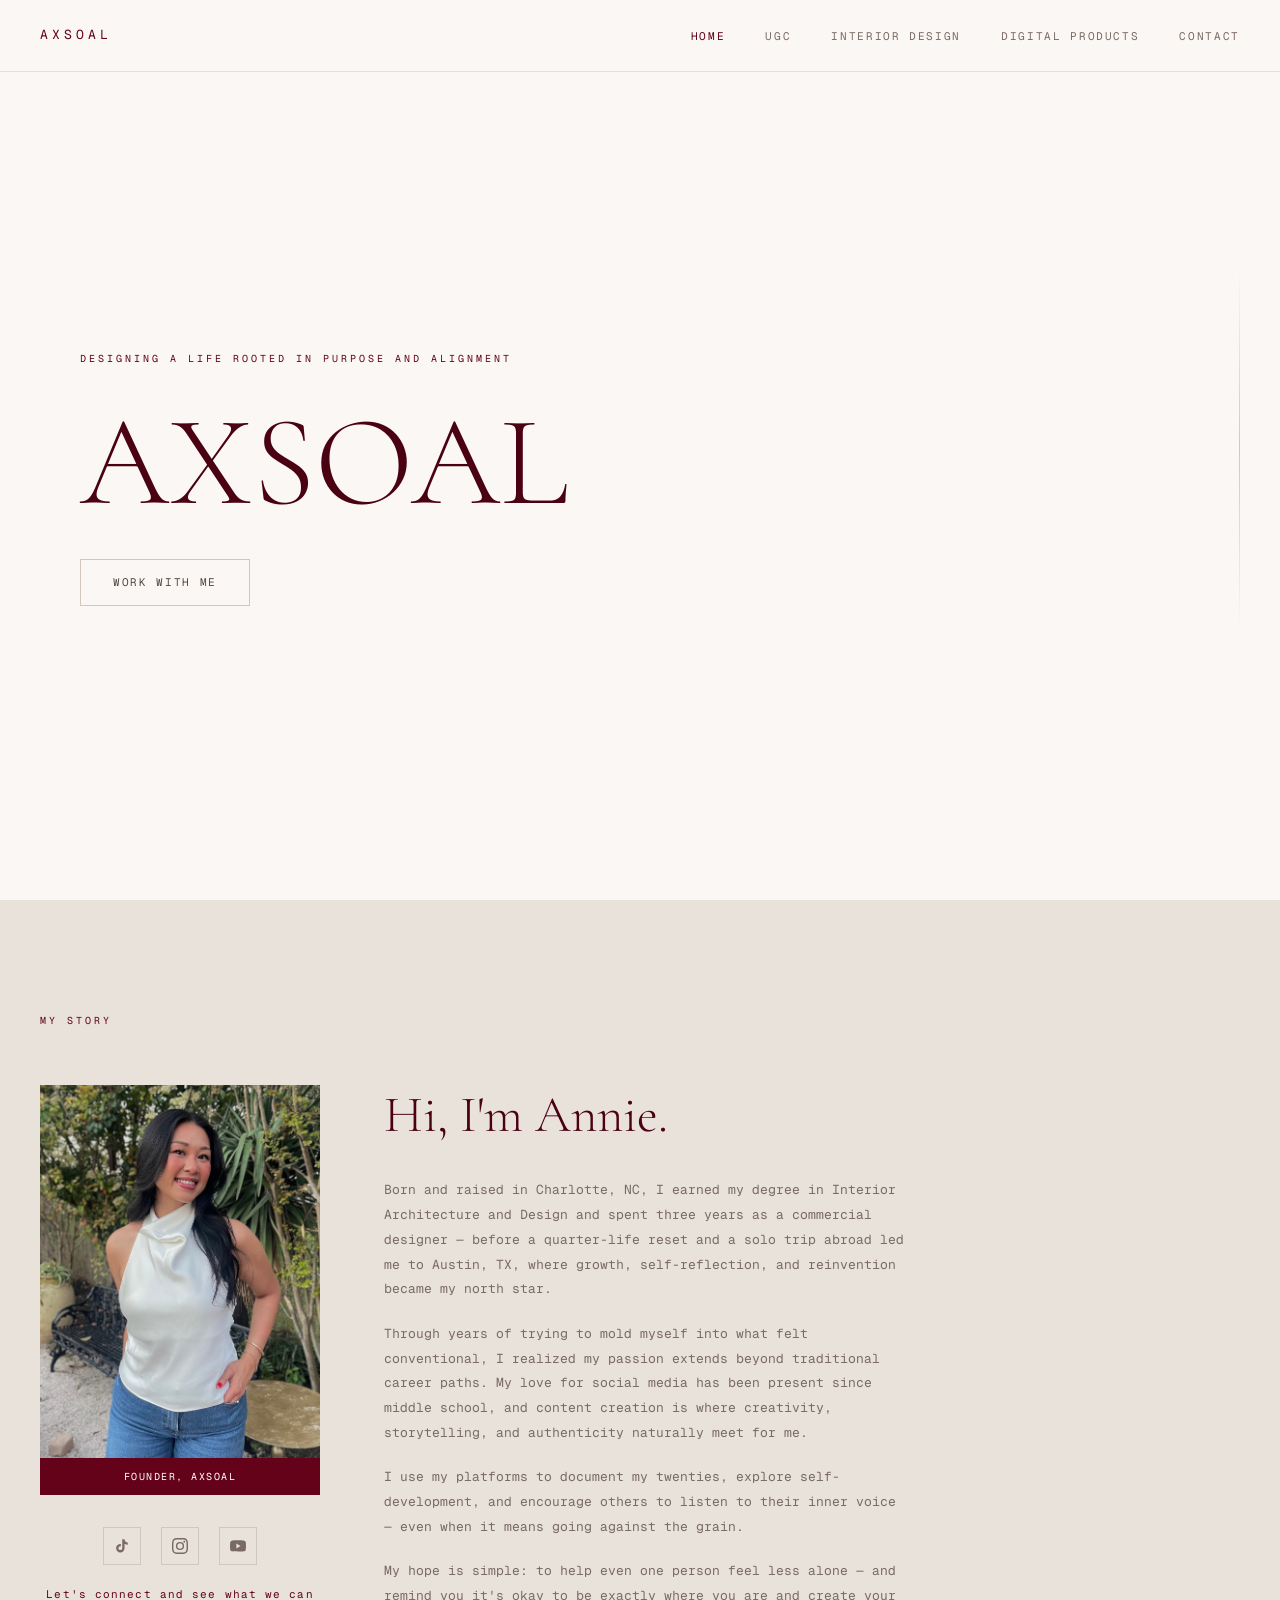
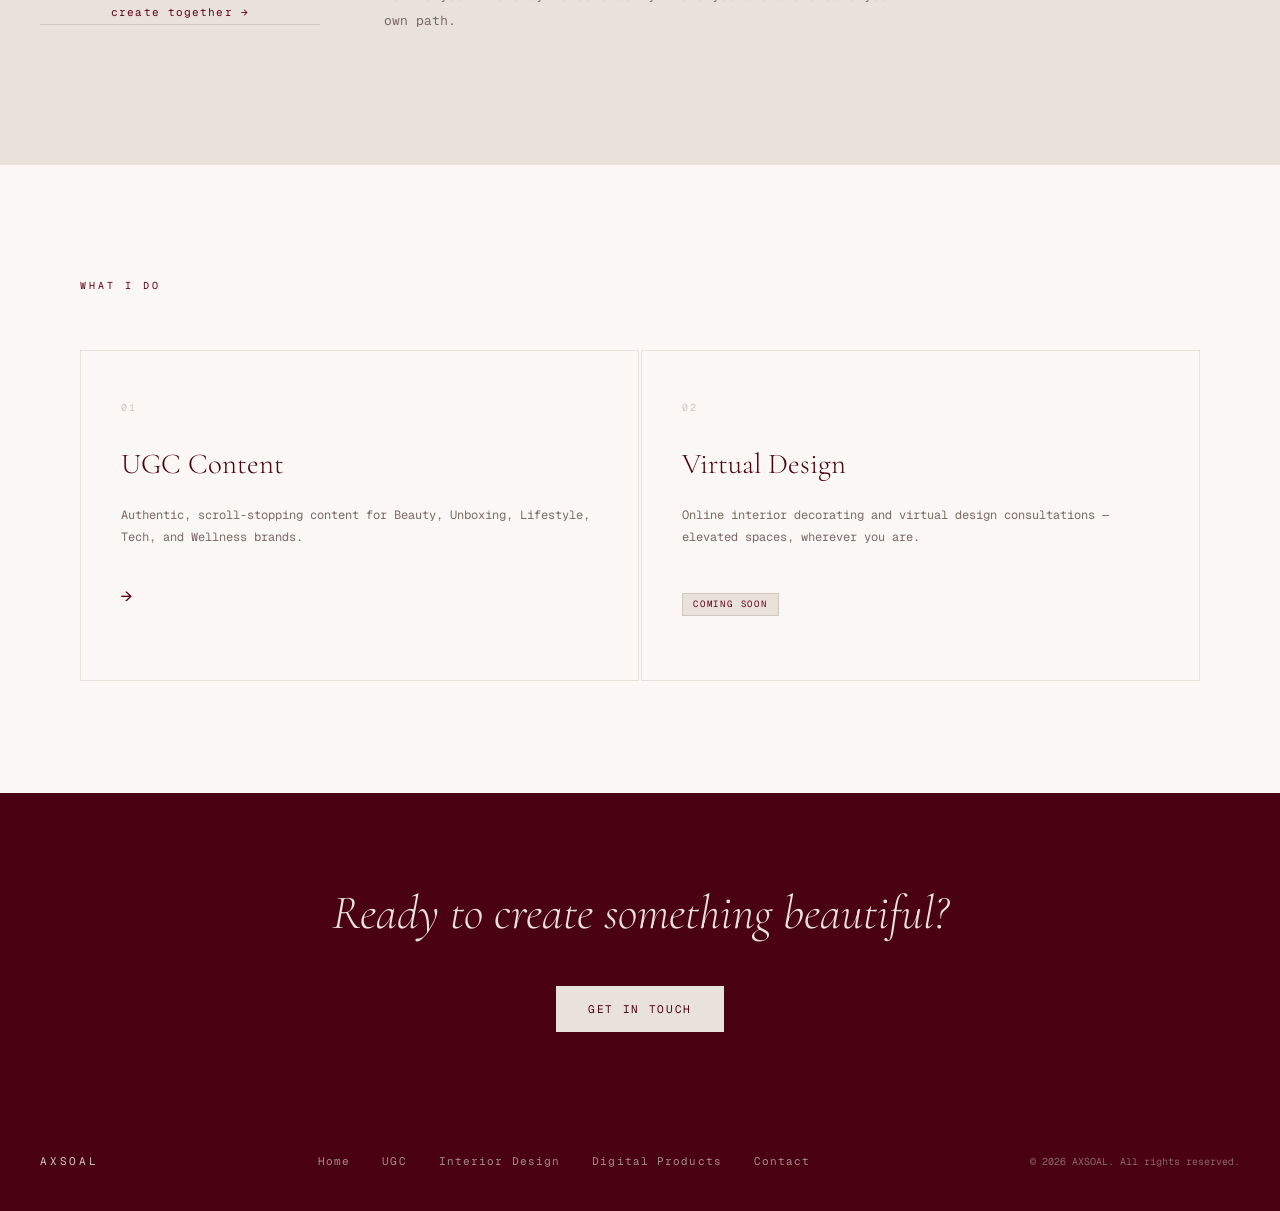
<file: index.html>
<!DOCTYPE html>
<html lang="en">
<head>
  <meta charset="UTF-8" />
  <meta name="viewport" content="width=device-width, initial-scale=1.0" />
  <title>AXSOAL</title>
  <link rel="preconnect" href="https://fonts.googleapis.com" />
  <link rel="preconnect" href="https://fonts.gstatic.com" crossorigin />
  <link href="https://fonts.googleapis.com/css2?family=Cormorant+Garamond:ital,wght@0,300;0,400;1,300;1,400&family=Geist+Mono:wght@300;400&display=swap" rel="stylesheet" />
  <link rel="stylesheet" href="style.css" />
</head>
<body>
  <nav class="nav">
    <a href="index.html" class="nav-logo">AXSOAL</a>
    <ul class="nav-links">
      <li><a href="index.html" class="active">Home</a></li>
      <li><a href="ugc.html">UGC</a></li>
      <li><a href="interior.html">Interior Design</a></li>
      <li><a href="digital-products.html">Digital Products</a></li>
      <li><a href="contact.html">Contact</a></li>
    </ul>
    <button class="nav-toggle" aria-label="menu">☰</button>
  </nav>

  <main>
    <section class="hero">
      <div class="hero-eyebrow">Designing a life rooted in purpose and alignment</div>
      <h1 class="hero-title">AXSOAL</h1>
      <div class="hero-cta">
        <a href="contact.html" class="btn-ghost">Work With Me</a>
      </div>
      <div class="hero-line"></div>
    </section>

    <section class="story">
      <div class="story-label">My Story</div>
      <div class="story-grid">
        <div class="story-image-block">
          <div class="story-img-placeholder">
            <img src="images/annie-profile.jpg" alt="Annie — Founder, AXSOAL">
          </div>
          <div class="story-img-tag">Founder, AXSOAL</div>
          <div class="story-socials">
            <a href="https://www.tiktok.com/@axsoal" target="_blank" aria-label="TikTok" class="story-social-link">
              <svg viewBox="0 0 24 24" fill="currentColor"><path d="M19.59 6.69a4.83 4.83 0 0 1-3.77-4.25V2h-3.45v13.67a2.89 2.89 0 0 1-2.88 2.5 2.89 2.89 0 0 1-2.89-2.89 2.89 2.89 0 0 1 2.89-2.89c.28 0 .54.04.79.1V9.01a6.33 6.33 0 0 0-.79-.05 6.34 6.34 0 0 0-6.34 6.34 6.34 6.34 0 0 0 6.34 6.34 6.34 6.34 0 0 0 6.33-6.34V8.69a8.18 8.18 0 0 0 4.78 1.52V6.76a4.85 4.85 0 0 1-1.01-.07z"/></svg>
            </a>
            <a href="https://www.instagram.com/axsoal" target="_blank" aria-label="Instagram" class="story-social-link">
              <svg viewBox="0 0 24 24" fill="currentColor"><path d="M12 2.163c3.204 0 3.584.012 4.85.07 3.252.148 4.771 1.691 4.919 4.919.058 1.265.069 1.645.069 4.849 0 3.205-.012 3.584-.069 4.849-.149 3.225-1.664 4.771-4.919 4.919-1.266.058-1.644.07-4.85.07-3.204 0-3.584-.012-4.849-.07-3.26-.149-4.771-1.699-4.919-4.92-.058-1.265-.07-1.644-.07-4.849 0-3.204.013-3.583.07-4.849.149-3.227 1.664-4.771 4.919-4.919 1.266-.057 1.645-.069 4.849-.069zM12 0C8.741 0 8.333.014 7.053.072 2.695.272.273 2.69.073 7.052.014 8.333 0 8.741 0 12c0 3.259.014 3.668.072 4.948.2 4.358 2.618 6.78 6.98 6.98C8.333 23.986 8.741 24 12 24c3.259 0 3.668-.014 4.948-.072 4.354-.2 6.782-2.618 6.979-6.98.059-1.28.073-1.689.073-4.948 0-3.259-.014-3.667-.072-4.947-.196-4.354-2.617-6.78-6.979-6.98C15.668.014 15.259 0 12 0zm0 5.838a6.162 6.162 0 1 0 0 12.324 6.162 6.162 0 0 0 0-12.324zM12 16a4 4 0 1 1 0-8 4 4 0 0 1 0 8zm6.406-11.845a1.44 1.44 0 1 0 0 2.881 1.44 1.44 0 0 0 0-2.881z"/></svg>
            </a>
            <a href="https://www.youtube.com/@anniexyaps" target="_blank" aria-label="YouTube" class="story-social-link">
              <svg viewBox="0 0 24 24" fill="currentColor"><path d="M23.498 6.186a3.016 3.016 0 0 0-2.122-2.136C19.505 3.545 12 3.545 12 3.545s-7.505 0-9.377.505A3.017 3.017 0 0 0 .502 6.186C0 8.07 0 12 0 12s0 3.93.502 5.814a3.016 3.016 0 0 0 2.122 2.136c1.871.505 9.376.505 9.376.505s7.505 0 9.377-.505a3.015 3.015 0 0 0 2.122-2.136C24 15.93 24 12 24 12s0-3.93-.502-5.814zM9.545 15.568V8.432L15.818 12l-6.273 3.568z"/></svg>
            </a>
          </div>
          <a href="contact.html" class="btn-text story-connect">Let's connect and see what we can create together →</a>
        </div>
        <div class="story-text">
          <h2>Hi, I'm Annie.</h2>
          <p>Born and raised in Charlotte, NC, I earned my degree in Interior Architecture and Design and spent three years as a commercial designer — before a quarter-life reset and a solo trip abroad led me to Austin, TX, where growth, self-reflection, and reinvention became my north star.</p>
          <p>Through years of trying to mold myself into what felt conventional, I realized my passion extends beyond traditional career paths. My love for social media has been present since middle school, and content creation is where creativity, storytelling, and authenticity naturally meet for me.</p>
          <p>I use my platforms to document my twenties, explore self-development, and encourage others to listen to their inner voice — even when it means going against the grain.</p>
          <p>My hope is simple: to help even one person feel less alone — and remind you it's okay to be exactly where you are and create your own path.</p>
        </div>
      </div>
    </section>

    <section class="services">
      <div class="services-label">What I Do</div>
      <div class="services-grid services-grid--two">

        <a href="ugc.html" class="service-card">
          <div class="service-number">01</div>
          <h3>UGC Content</h3>
          <p>Authentic, scroll-stopping content for Beauty, Unboxing, Lifestyle, Tech, and Wellness brands.</p>
          <div class="service-arrow">→</div>
        </a>


        <div class="service-card service-card--soon">
          <div class="service-number">02</div>
          <h3>Virtual Design</h3>
          <p>Online interior decorating and virtual design consultations — elevated spaces, wherever you are.</p>
          <div class="service-coming-tag" style="margin-top:0.75rem;">Coming Soon</div>
        </div>

      </div>
    </section>

    <section class="cta-band">
      <p class="cta-band-text">Ready to create something beautiful?</p>
      <a href="contact.html" class="btn-primary" style="background:var(--linen-light);color:var(--wine-dark);">Get in Touch</a>
    </section>
  </main>

  <footer class="footer">
    <div class="footer-inner">
      <span class="footer-logo">AXSOAL</span>
      <div class="footer-links">
        <a href="index.html">Home</a>
        <a href="ugc.html">UGC</a>
        <a href="interior.html">Interior Design</a>
        <a href="digital-products.html">Digital Products</a>
        <a href="contact.html">Contact</a>
      </div>
      <span class="footer-copy">© 2026 AXSOAL. All rights reserved.</span>
    </div>
  </footer>

  <script src="nav.js"></script>
</body>
</html>
</file>
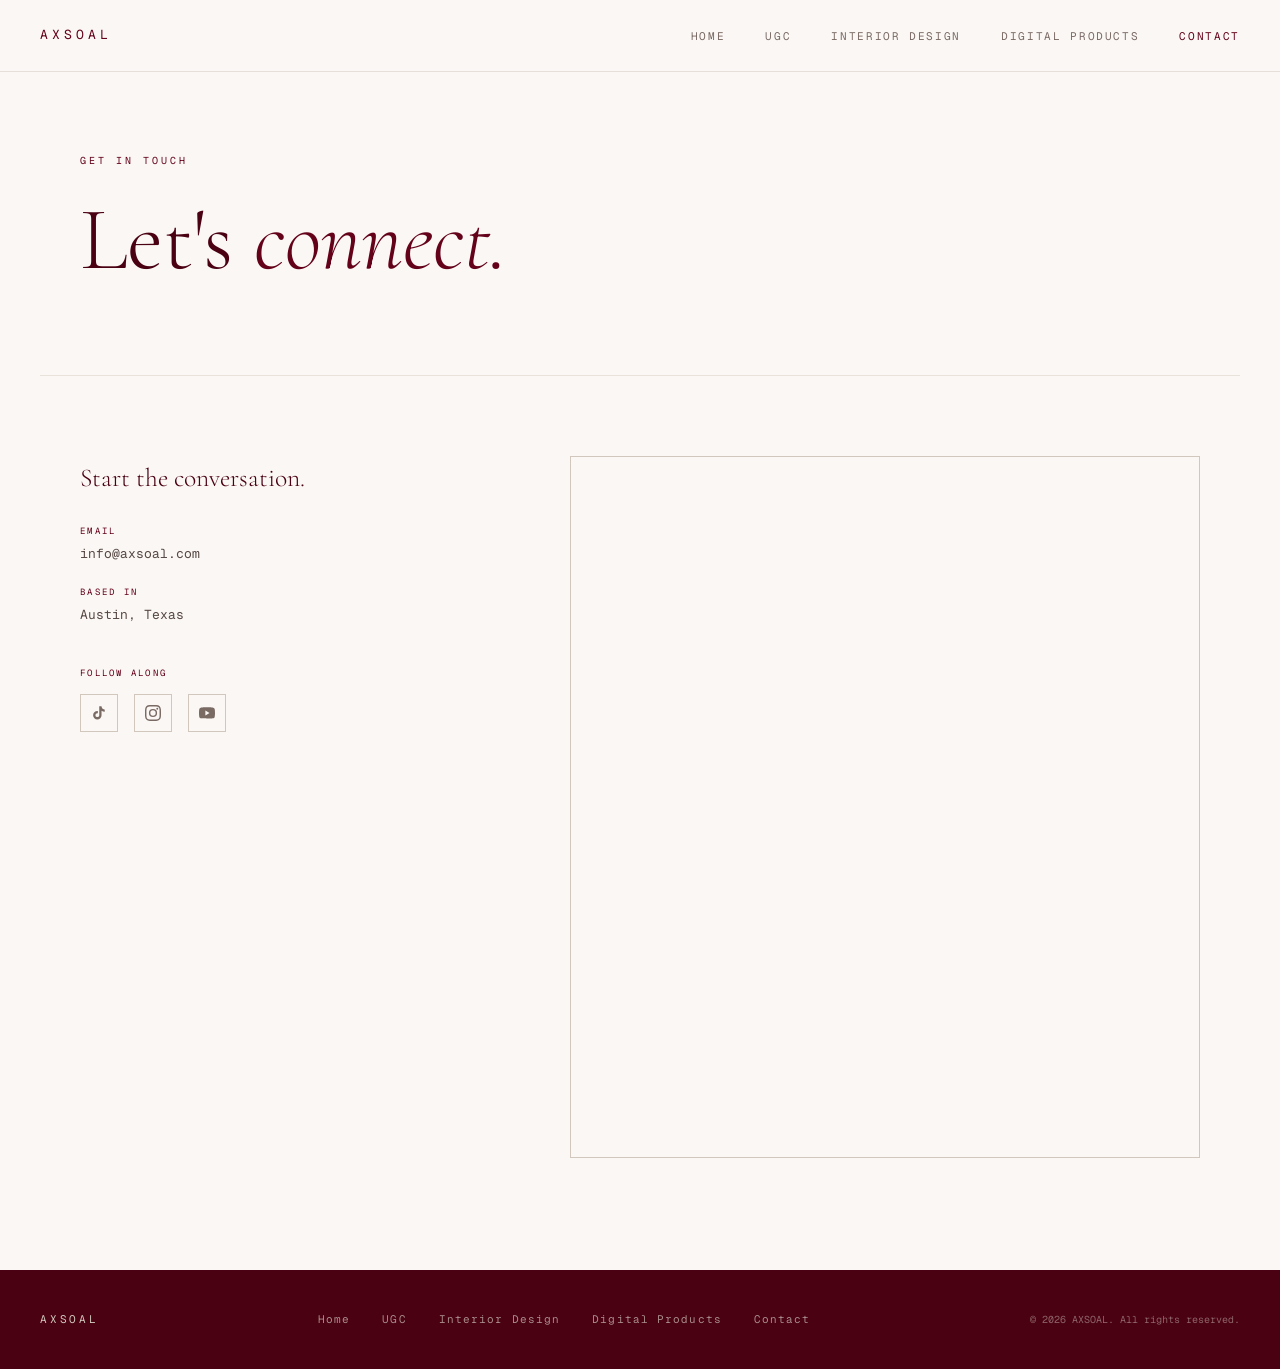
<file: contact.html>
<!DOCTYPE html>
<html lang="en">
<head>
  <meta charset="UTF-8" />
  <meta name="viewport" content="width=device-width, initial-scale=1.0" />
  <title>Contact — AXSOAL</title>
  <link rel="preconnect" href="https://fonts.googleapis.com" />
  <link rel="preconnect" href="https://fonts.gstatic.com" crossorigin />
  <link href="https://fonts.googleapis.com/css2?family=Cormorant+Garamond:ital,wght@0,300;0,400;1,300;1,400&family=Geist+Mono:wght@300;400&display=swap" rel="stylesheet" />
  <link rel="stylesheet" href="style.css" />
  <style>
    .google-form-wrapper {
      position: relative;
      width: 100%;
    }

    .google-form-wrapper iframe {
      width: 100%;
      min-height: 700px;
      border: none;
      display: block;
      background: transparent;
    }

    .form-container {
      background: var(--ivory);
      border: 1px solid var(--linen);
      overflow: hidden;
    }

    @media (max-width: 768px) {
      .google-form-wrapper iframe {
        min-height: 800px;
      }
    }
  </style>
</head>
<body>
  <nav class="nav">
    <a href="index.html" class="nav-logo">AXSOAL</a>
    <ul class="nav-links">
      <li><a href="index.html">Home</a></li>
      <li><a href="ugc.html">UGC</a></li>
      <li><a href="interior.html">Interior Design</a></li>
      <li><a href="digital-products.html">Digital Products</a></li>
      <li><a href="contact.html" class="active">Contact</a></li>
    </ul>
    <button class="nav-toggle" aria-label="menu">☰</button>
  </nav>

  <div class="page-header fade-up">
    <div class="page-eyebrow">Get in Touch</div>
    <h1 class="page-title">Let's <em>connect.</em></h1>
  </div>

  <section class="contact-section">
    <div class="contact-grid">

      <div class="contact-info">
        <h3>Start the conversation.</h3>

        <div class="contact-detail">
          <div class="contact-detail-label">Email</div>
          <div class="contact-detail-value">info@axsoal.com</div>
        </div>

        <div class="contact-detail">
          <div class="contact-detail-label">Based in</div>
          <div class="contact-detail-value">Austin, Texas</div>
        </div>

        <div class="contact-detail" style="margin-top:2.5rem;">
          <div class="contact-detail-label">Follow Along</div>
          <div class="contact-socials">
            <a href="https://www.tiktok.com/@axsoal" target="_blank" aria-label="TikTok" class="story-social-link">
              <svg viewBox="0 0 24 24" fill="currentColor"><path d="M19.59 6.69a4.83 4.83 0 0 1-3.77-4.25V2h-3.45v13.67a2.89 2.89 0 0 1-2.88 2.5 2.89 2.89 0 0 1-2.89-2.89 2.89 2.89 0 0 1 2.89-2.89c.28 0 .54.04.79.1V9.01a6.33 6.33 0 0 0-.79-.05 6.34 6.34 0 0 0-6.34 6.34 6.34 6.34 0 0 0 6.34 6.34 6.34 6.34 0 0 0 6.33-6.34V8.69a8.18 8.18 0 0 0 4.78 1.52V6.76a4.85 4.85 0 0 1-1.01-.07z"/></svg>
            </a>
            <a href="https://www.instagram.com/axsoal" target="_blank" aria-label="Instagram" class="story-social-link">
              <svg viewBox="0 0 24 24" fill="currentColor"><path d="M12 2.163c3.204 0 3.584.012 4.85.07 3.252.148 4.771 1.691 4.919 4.919.058 1.265.069 1.645.069 4.849 0 3.205-.012 3.584-.069 4.849-.149 3.225-1.664 4.771-4.919 4.919-1.266.058-1.644.07-4.85.07-3.204 0-3.584-.012-4.849-.07-3.26-.149-4.771-1.699-4.919-4.92-.058-1.265-.07-1.644-.07-4.849 0-3.204.013-3.583.07-4.849.149-3.227 1.664-4.771 4.919-4.919 1.266-.057 1.645-.069 4.849-.069zM12 0C8.741 0 8.333.014 7.053.072 2.695.272.273 2.69.073 7.052.014 8.333 0 8.741 0 12c0 3.259.014 3.668.072 4.948.2 4.358 2.618 6.78 6.98 6.98C8.333 23.986 8.741 24 12 24c3.259 0 3.668-.014 4.948-.072 4.354-.2 6.782-2.618 6.979-6.98.059-1.28.073-1.689.073-4.948 0-3.259-.014-3.667-.072-4.947-.196-4.354-2.617-6.78-6.979-6.98C15.668.014 15.259 0 12 0zm0 5.838a6.162 6.162 0 1 0 0 12.324 6.162 6.162 0 0 0 0-12.324zM12 16a4 4 0 1 1 0-8 4 4 0 0 1 0 8zm6.406-11.845a1.44 1.44 0 1 0 0 2.881 1.44 1.44 0 0 0 0-2.881z"/></svg>
            </a>
            <a href="https://www.youtube.com/@anniexyaps" target="_blank" aria-label="YouTube" class="story-social-link">
              <svg viewBox="0 0 24 24" fill="currentColor"><path d="M23.498 6.186a3.016 3.016 0 0 0-2.122-2.136C19.505 3.545 12 3.545 12 3.545s-7.505 0-9.377.505A3.017 3.017 0 0 0 .502 6.186C0 8.07 0 12 0 12s0 3.93.502 5.814a3.016 3.016 0 0 0 2.122 2.136c1.871.505 9.376.505 9.376.505s7.505 0 9.377-.505a3.015 3.015 0 0 0 2.122-2.136C24 15.93 24 12 24 12s0-3.93-.502-5.814zM9.545 15.568V8.432L15.818 12l-6.273 3.568z"/></svg>
            </a>
          </div>
        </div>
      </div>

      <!-- Embedded Google Form -->
      <div class="contact-form">
        <div class="form-container">
          <div class="google-form-wrapper">
            <iframe
              src="https://docs.google.com/forms/d/e/1FAIpQLSeTmGXw0i3nZTTAhWpJiGNon8F0qJc2KH5o2T0_D7cgBablpg/viewform?embedded=true"
              frameborder="0"
              marginheight="0"
              marginwidth="0"
              loading="lazy"
              title="Contact Form">
              Loading…
            </iframe>
          </div>
        </div>
      </div>

    </div>
  </section>

  <footer class="footer">
    <div class="footer-inner">
      <span class="footer-logo">AXSOAL</span>
      <div class="footer-links">
        <a href="index.html">Home</a>
        <a href="ugc.html">UGC</a>
        <a href="interior.html">Interior Design</a>
        <a href="digital-products.html">Digital Products</a>
        <a href="contact.html">Contact</a>
      </div>
      <span class="footer-copy">© 2026 AXSOAL. All rights reserved.</span>
    </div>
  </footer>

  <script src="nav.js"></script>
</body>
</html>
</file>
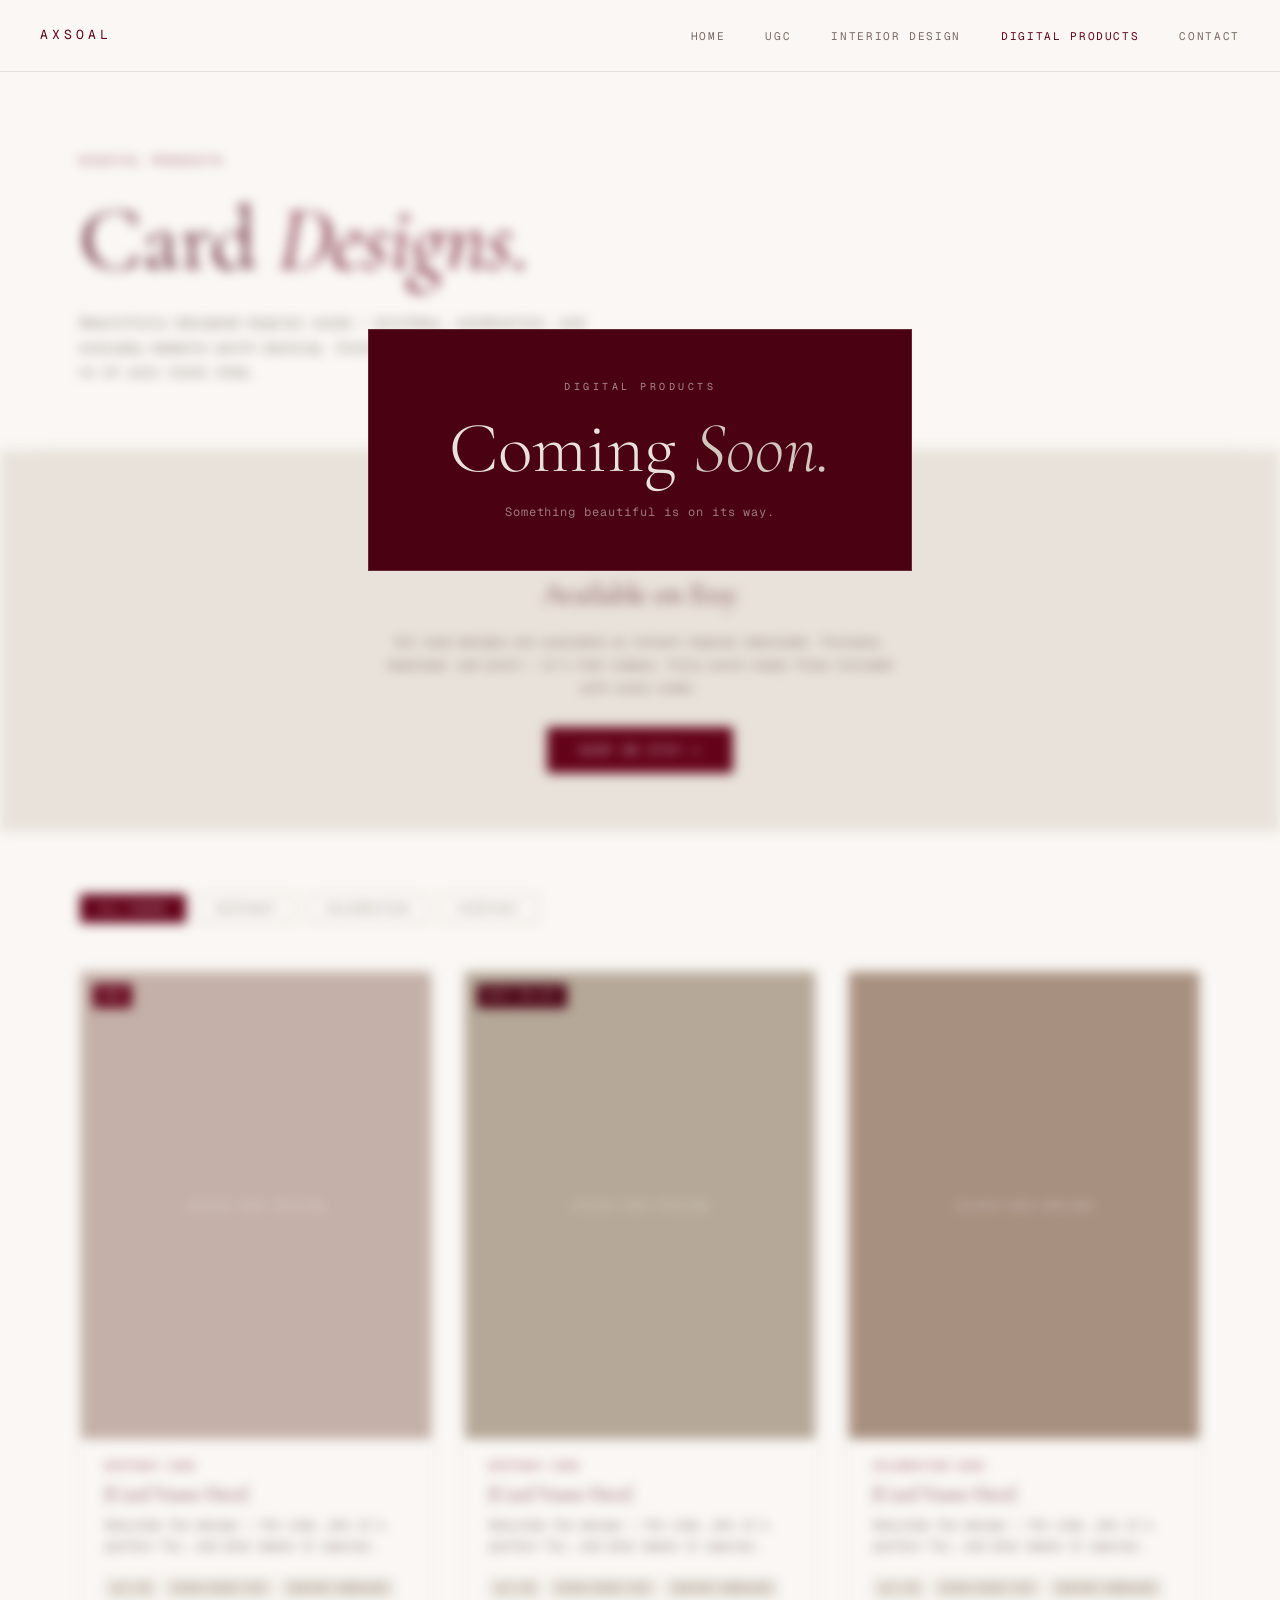
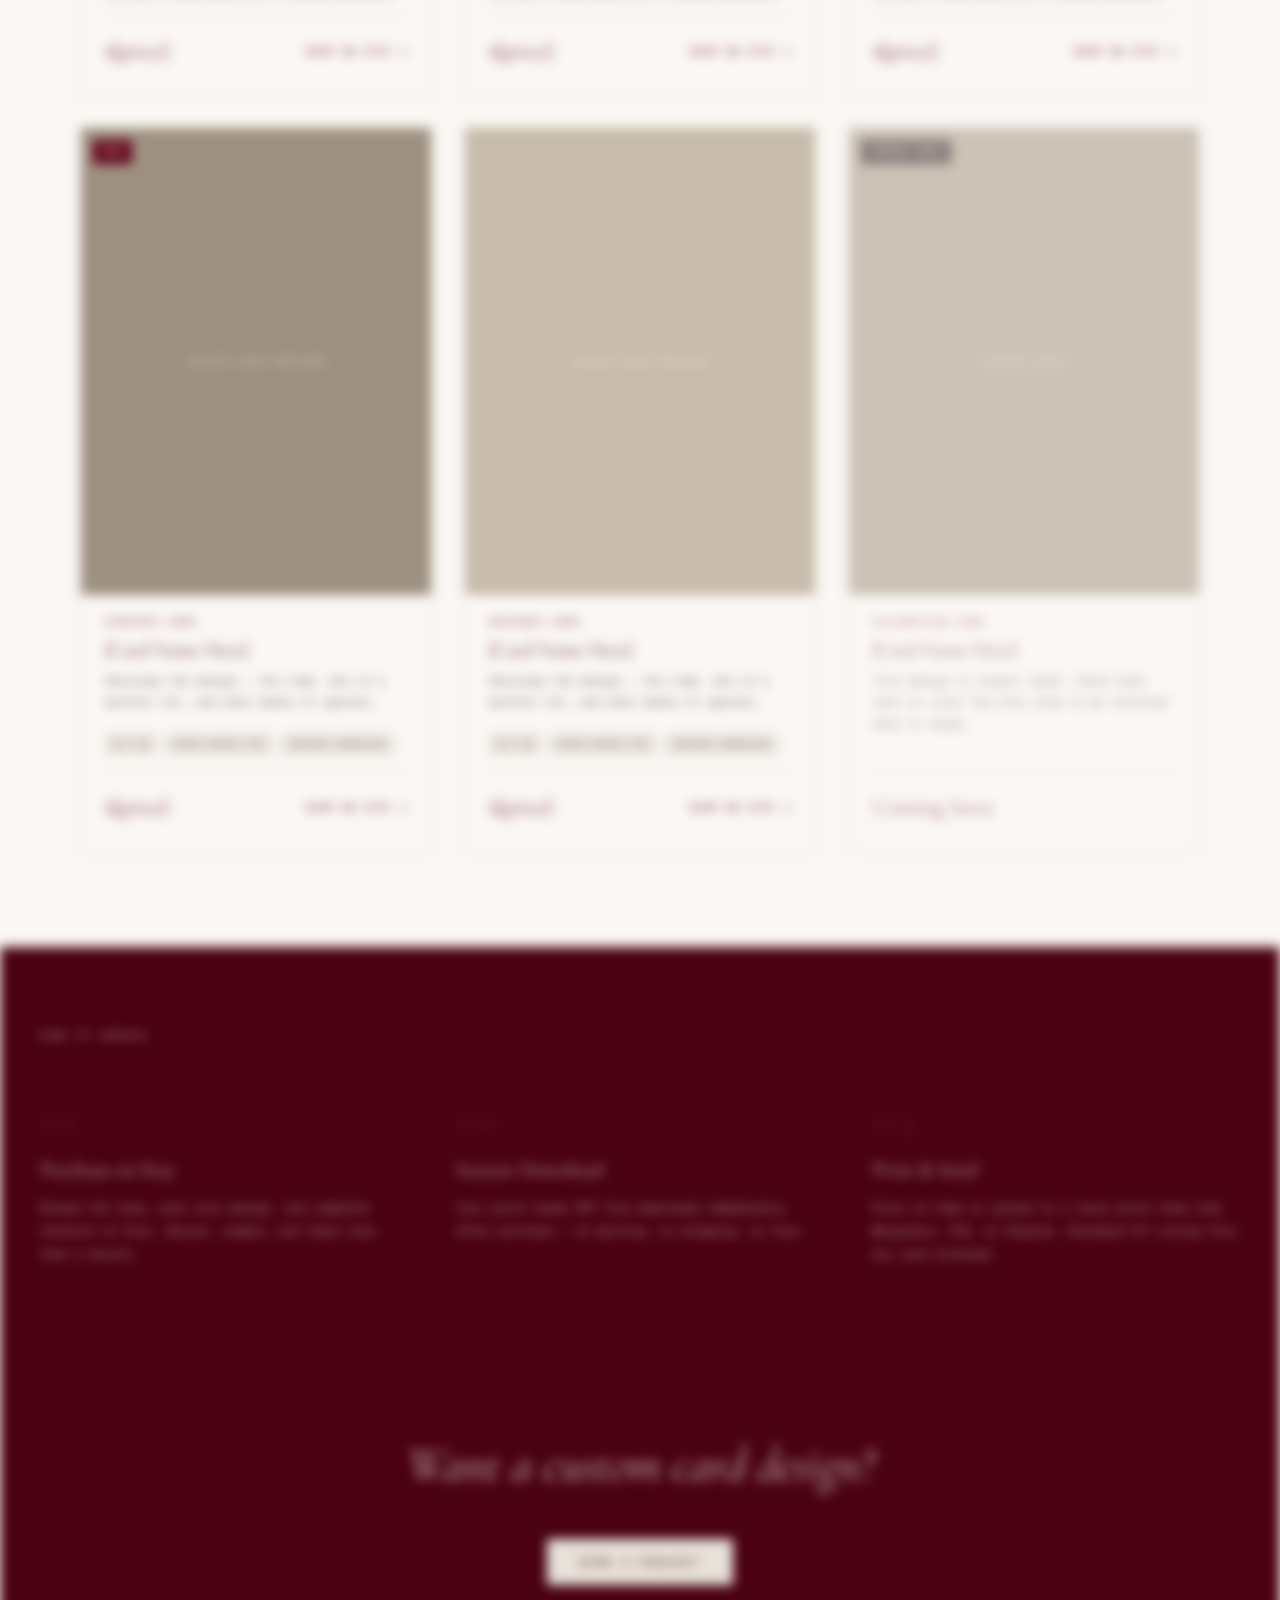
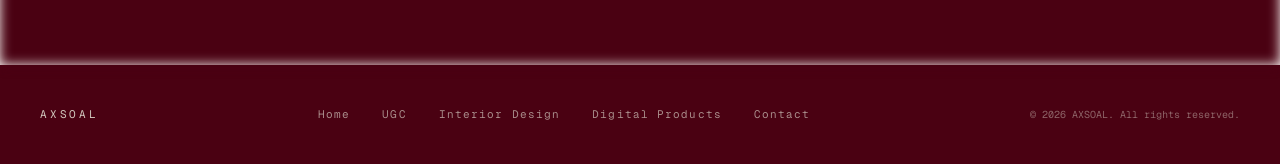
<file: digital-products.html>
<!DOCTYPE html>
<html lang="en">
<head>
  <meta charset="UTF-8" />
  <meta name="viewport" content="width=device-width, initial-scale=1.0" />
  <title>Digital Products — AXSOAL</title>
  <link rel="preconnect" href="https://fonts.googleapis.com" />
  <link rel="preconnect" href="https://fonts.gstatic.com" crossorigin />
  <link href="https://fonts.googleapis.com/css2?family=Cormorant+Garamond:ital,wght@0,300;0,400;1,300;1,400&family=Geist+Mono:wght@300;400&display=swap" rel="stylesheet" />
  <link rel="stylesheet" href="style.css" />
  <style>
    /* ===== DIGITAL PRODUCTS — CARD DESIGNS ===== */

    /* Etsy banner */
    .etsy-banner {
      background: var(--linen-light);
      padding: 3.5rem 2.5rem;
      text-align: center;
      border-bottom: 1px solid var(--linen);
    }
    .etsy-banner-inner { max-width: 520px; margin: 0 auto; }
    .etsy-icon { width: 44px; height: 44px; margin: 0 auto 1.25rem; }
    .etsy-icon svg { width: 44px; height: 44px; }
    .etsy-banner h2 {
      font-family: var(--font-serif);
      font-size: 1.8rem;
      font-weight: 300;
      color: var(--wine-dark);
      margin-bottom: 0.75rem;
    }
    .etsy-banner p {
      font-size: 12px;
      color: var(--taupe-light);
      line-height: 1.9;
      margin-bottom: 1.75rem;
    }

    /* Filter row */
    .products-section { padding: 4rem 2.5rem 6rem; max-width: var(--max-w); margin: 0 auto; }

    .products-filter {
      display: flex;
      gap: 0.75rem;
      flex-wrap: wrap;
      margin-bottom: 3rem;
    }
    .filter-btn {
      font-family: var(--font-mono);
      font-size: 10px;
      letter-spacing: 0.15em;
      text-transform: uppercase;
      padding: 7px 18px;
      border: 1px solid var(--linen);
      background: none;
      color: var(--taupe-light);
      cursor: pointer;
      transition: all 0.2s;
    }
    .filter-btn:hover,
    .filter-btn.active {
      background: var(--wine);
      border-color: var(--wine);
      color: var(--white);
    }

    /* Card product grid */
    .products-grid {
      display: grid;
      grid-template-columns: repeat(auto-fill, minmax(260px, 1fr));
      gap: 2rem;
    }

    .product-card {
      background: var(--ivory);
      border: 1px solid var(--linen-light);
      display: flex;
      flex-direction: column;
      text-decoration: none;
      color: inherit;
      position: relative;
      overflow: hidden;
      transition: background 0.25s, transform 0.2s;
      cursor: pointer;
    }
    .product-card::before {
      content: '';
      position: absolute;
      bottom: 0; left: 0; right: 0;
      height: 2px;
      background: var(--wine);
      transform: scaleX(0);
      transform-origin: left;
      transition: transform 0.35s ease;
    }
    .product-card:hover { background: var(--linen-light); transform: translateY(-2px); }
    .product-card:hover::before { transform: scaleX(1); }
    .product-card--soon { opacity: 0.7; cursor: default; }
    .product-card--soon:hover { background: var(--ivory); transform: none; }
    .product-card--soon:hover::before { transform: scaleX(0); }

    /* Card image — portrait orientation to mimic a real card */
    .product-img {
      width: 100%;
      aspect-ratio: 3/4;
      background: var(--linen);
      display: flex;
      align-items: center;
      justify-content: center;
      overflow: hidden;
      position: relative;
    }
    .product-img img {
      width: 100%;
      height: 100%;
      object-fit: cover;
      display: block;
      transition: transform 0.5s ease;
    }
    .product-card:hover .product-img img { transform: scale(1.03); }

    .product-img-placeholder {
      display: flex;
      flex-direction: column;
      align-items: center;
      justify-content: center;
      gap: 10px;
      width: 100%;
      height: 100%;
    }
    .product-img-placeholder span {
      font-size: 10px;
      letter-spacing: 0.12em;
      text-transform: uppercase;
      color: rgba(255,255,255,0.6);
    }

    .product-badge {
      position: absolute;
      top: 12px;
      left: 12px;
      font-size: 9px;
      letter-spacing: 0.15em;
      text-transform: uppercase;
      padding: 4px 10px;
    }
    .badge-new { background: var(--wine); color: var(--white); }
    .badge-soon { background: var(--taupe); color: var(--white); }
    .badge-bestseller { background: var(--wine-dark); color: var(--linen-light); }

    .product-info {
      padding: 1.25rem 1.5rem 1.5rem;
      flex: 1;
      display: flex;
      flex-direction: column;
    }
    .product-category {
      font-size: 9px;
      letter-spacing: 0.22em;
      text-transform: uppercase;
      color: var(--wine);
      margin-bottom: 0.4rem;
    }
    .product-title {
      font-family: var(--font-serif);
      font-size: 1.25rem;
      font-weight: 300;
      color: var(--wine-dark);
      margin-bottom: 0.5rem;
      line-height: 1.3;
    }
    .product-desc {
      font-size: 12px;
      color: var(--taupe-light);
      line-height: 1.8;
      flex: 1;
      margin-bottom: 1.25rem;
    }
    .product-details {
      display: flex;
      flex-wrap: wrap;
      gap: 0.5rem;
      margin-bottom: 1rem;
    }
    .product-detail-tag {
      font-size: 9px;
      letter-spacing: 0.12em;
      text-transform: uppercase;
      color: var(--taupe-light);
      background: var(--linen-light);
      padding: 3px 8px;
    }
    .product-footer {
      display: flex;
      align-items: center;
      justify-content: space-between;
      border-top: 1px solid var(--linen-light);
      padding-top: 1rem;
      margin-top: auto;
    }
    .product-price {
      font-family: var(--font-serif);
      font-size: 1.4rem;
      font-weight: 300;
      color: var(--wine);
    }
    .product-cta {
      font-size: 10px;
      letter-spacing: 0.12em;
      text-transform: uppercase;
      color: var(--wine);
      transition: letter-spacing 0.2s;
    }
    .product-card:hover .product-cta { letter-spacing: 0.18em; }

    /* How it works section */
    .how-section {
      background: var(--wine-dark);
      padding: 5rem 2.5rem;
    }
    .how-inner { max-width: var(--max-w); margin: 0 auto; }
    .how-grid {
      display: grid;
      grid-template-columns: repeat(3, 1fr);
      gap: 3rem;
      margin-top: 3rem;
    }
    .how-step-num {
      font-family: var(--font-serif);
      font-size: 3rem;
      font-weight: 300;
      color: var(--wine-light);
      opacity: 0.5;
      line-height: 1;
      margin-bottom: 0.75rem;
    }
    .how-step-title {
      font-family: var(--font-serif);
      font-size: 1.3rem;
      font-weight: 300;
      color: var(--linen-light);
      margin-bottom: 0.6rem;
    }
    .how-step-body {
      font-size: 12px;
      color: var(--linen);
      opacity: 0.75;
      line-height: 1.9;
    }

    @media (max-width: 700px) {
      .products-grid { grid-template-columns: 1fr 1fr; }
      .how-grid { grid-template-columns: 1fr; gap: 2rem; }
    }
    @media (max-width: 440px) {
      .products-grid { grid-template-columns: 1fr; }
    }

    /* Coming Soon overlay */
    .coming-soon-wrapper {
      position: relative;
    }
    .coming-soon-blur {
      filter: blur(6px);
      pointer-events: none;
      user-select: none;
    }
    .coming-soon-overlay {
      position: fixed;
      top: 0; left: 0; right: 0; bottom: 0;
      display: flex;
      flex-direction: column;
      align-items: center;
      justify-content: center;
      z-index: 999;
      pointer-events: none;
    }
    .coming-soon-badge {
      background: var(--wine-dark);
      padding: 3rem 5rem;
      text-align: center;
      border: 1px solid rgba(209,199,189,0.2);
    }
    .coming-soon-eyebrow {
      font-size: 10px;
      letter-spacing: 0.35em;
      text-transform: uppercase;
      color: var(--linen);
      opacity: 0.7;
      margin-bottom: 1rem;
    }
    .coming-soon-title {
      font-family: var(--font-serif);
      font-size: clamp(2.5rem, 6vw, 4.5rem);
      font-weight: 300;
      color: var(--linen-light);
      line-height: 1.05;
      margin-bottom: 1rem;
    }
    .coming-soon-title em {
      font-style: italic;
      color: var(--linen);
    }
    .coming-soon-sub {
      font-size: 12px;
      color: var(--linen);
      opacity: 0.6;
      letter-spacing: 0.08em;
    }
  </style>
</head>
<body>

  <nav class="nav">
    <a href="index.html" class="nav-logo">AXSOAL</a>
    <ul class="nav-links">
      <li><a href="index.html">Home</a></li>
      <li><a href="ugc.html">UGC</a></li>
      <li><a href="interior.html">Interior Design</a></li>
      <li><a href="digital-products.html" class="active">Digital Products</a></li>
      <li><a href="contact.html">Contact</a></li>
    </ul>
    <button class="nav-toggle" aria-label="menu">☰</button>
  </nav>

  <!-- Coming Soon Overlay -->
  <div class="coming-soon-overlay">
    <div class="coming-soon-badge">
      <div class="coming-soon-eyebrow">Digital Products</div>
      <div class="coming-soon-title">Coming <em>Soon.</em></div>
      <div class="coming-soon-sub">Something beautiful is on its way.</div>
    </div>
  </div>

  <!-- Blurred content -->
  <div class="coming-soon-blur">

  <div class="page-header fade-up">
    <div class="page-eyebrow">Digital Products</div>
    <h1 class="page-title">Card <em>Designs.</em></h1>
    <p class="page-desc">Beautifully designed digital cards — birthday, celebration, and everyday moments worth marking. Instant download, print at home or at your local shop.</p>
  </div>

  <!-- Etsy shop banner -->
  <div class="etsy-banner">
    <div class="etsy-banner-inner">
      <div class="etsy-icon">
        <svg viewBox="0 0 100 100" fill="none" xmlns="http://www.w3.org/2000/svg">
          <circle cx="50" cy="50" r="50" fill="#F1641E"/>
          <text x="50" y="68" text-anchor="middle" font-family="Georgia, serif" font-size="56" font-weight="bold" fill="white">e</text>
        </svg>
      </div>
      <h2>Available on Etsy</h2>
      <p>All card designs are available as instant digital downloads. Purchase, download, and print — it's that simple. Fully print-ready files included with every order.</p>
      <!-- Replace YOUR-ETSY-SHOP with your actual Etsy shop name/URL -->
      <a href="https://www.etsy.com/shop/YOUR-ETSY-SHOP" target="_blank" class="btn-primary">Shop on Etsy →</a>
    </div>
  </div>

  <!-- Products -->
  <section class="products-section">

    <div class="products-filter">
      <button class="filter-btn active" onclick="filterProducts('all', this)">All Cards</button>
      <button class="filter-btn" onclick="filterProducts('birthday', this)">Birthday</button>
      <button class="filter-btn" onclick="filterProducts('celebration', this)">Celebration</button>
      <button class="filter-btn" onclick="filterProducts('everyday', this)">Everyday</button>
    </div>

    <div class="products-grid" id="productsGrid">

      <!--
        HOW TO ADD A CARD DESIGN:
        1. Copy a product-card block
        2. Replace [Card Name], description, and price
        3. Set data-category: birthday / celebration / everyday
        4. Replace the Etsy href with your listing URL
        5. Add your card preview image: <img src="images/card-1.jpg" alt="Card name">
        6. Remove the badge or change it: badge-new / badge-bestseller / badge-soon
      -->

      <!-- Card 1 -->
      <a class="product-card" href="https://www.etsy.com/shop/YOUR-ETSY-SHOP" target="_blank" data-category="birthday">
        <div class="product-img" style="background:#c4b0a8;">
          <!-- <img src="images/card-birthday-1.jpg" alt="Birthday Card Design"> -->
          <div class="product-img-placeholder"><span>Upload card preview</span></div>
          <div class="product-badge badge-new">New</div>
        </div>
        <div class="product-info">
          <div class="product-category">Birthday Card</div>
          <div class="product-title">[Card Name Here]</div>
          <div class="product-desc">Describe the design — the vibe, who it's perfect for, and what makes it special.</div>
          <div class="product-details">
            <span class="product-detail-tag">5×7 in</span>
            <span class="product-detail-tag">Print-ready PDF</span>
            <span class="product-detail-tag">Instant download</span>
          </div>
          <div class="product-footer">
            <div class="product-price">$[price]</div>
            <div class="product-cta">Shop on Etsy →</div>
          </div>
        </div>
      </a>

      <!-- Card 2 -->
      <a class="product-card" href="https://www.etsy.com/shop/YOUR-ETSY-SHOP" target="_blank" data-category="birthday">
        <div class="product-img" style="background:#b5a898;">
          <div class="product-img-placeholder"><span>Upload card preview</span></div>
          <div class="product-badge badge-bestseller">Best Seller</div>
        </div>
        <div class="product-info">
          <div class="product-category">Birthday Card</div>
          <div class="product-title">[Card Name Here]</div>
          <div class="product-desc">Describe the design — the vibe, who it's perfect for, and what makes it special.</div>
          <div class="product-details">
            <span class="product-detail-tag">5×7 in</span>
            <span class="product-detail-tag">Print-ready PDF</span>
            <span class="product-detail-tag">Instant download</span>
          </div>
          <div class="product-footer">
            <div class="product-price">$[price]</div>
            <div class="product-cta">Shop on Etsy →</div>
          </div>
        </div>
      </a>

      <!-- Card 3 -->
      <a class="product-card" href="https://www.etsy.com/shop/YOUR-ETSY-SHOP" target="_blank" data-category="celebration">
        <div class="product-img" style="background:#a89080;">
          <div class="product-img-placeholder"><span>Upload card preview</span></div>
        </div>
        <div class="product-info">
          <div class="product-category">Celebration Card</div>
          <div class="product-title">[Card Name Here]</div>
          <div class="product-desc">Describe the design — the vibe, who it's perfect for, and what makes it special.</div>
          <div class="product-details">
            <span class="product-detail-tag">5×7 in</span>
            <span class="product-detail-tag">Print-ready PDF</span>
            <span class="product-detail-tag">Instant download</span>
          </div>
          <div class="product-footer">
            <div class="product-price">$[price]</div>
            <div class="product-cta">Shop on Etsy →</div>
          </div>
        </div>
      </a>

      <!-- Card 4 -->
      <a class="product-card" href="https://www.etsy.com/shop/YOUR-ETSY-SHOP" target="_blank" data-category="everyday">
        <div class="product-img" style="background:#9e9080;">
          <div class="product-img-placeholder"><span>Upload card preview</span></div>
          <div class="product-badge badge-new">New</div>
        </div>
        <div class="product-info">
          <div class="product-category">Everyday Card</div>
          <div class="product-title">[Card Name Here]</div>
          <div class="product-desc">Describe the design — the vibe, who it's perfect for, and what makes it special.</div>
          <div class="product-details">
            <span class="product-detail-tag">5×7 in</span>
            <span class="product-detail-tag">Print-ready PDF</span>
            <span class="product-detail-tag">Instant download</span>
          </div>
          <div class="product-footer">
            <div class="product-price">$[price]</div>
            <div class="product-cta">Shop on Etsy →</div>
          </div>
        </div>
      </a>

      <!-- Card 5 -->
      <a class="product-card" href="https://www.etsy.com/shop/YOUR-ETSY-SHOP" target="_blank" data-category="birthday">
        <div class="product-img" style="background:#c8bbab;">
          <div class="product-img-placeholder"><span>Upload card preview</span></div>
        </div>
        <div class="product-info">
          <div class="product-category">Birthday Card</div>
          <div class="product-title">[Card Name Here]</div>
          <div class="product-desc">Describe the design — the vibe, who it's perfect for, and what makes it special.</div>
          <div class="product-details">
            <span class="product-detail-tag">5×7 in</span>
            <span class="product-detail-tag">Print-ready PDF</span>
            <span class="product-detail-tag">Instant download</span>
          </div>
          <div class="product-footer">
            <div class="product-price">$[price]</div>
            <div class="product-cta">Shop on Etsy →</div>
          </div>
        </div>
      </a>

      <!-- Card 6 — Coming Soon -->
      <div class="product-card product-card--soon" data-category="celebration">
        <div class="product-img" style="background:#b8ac9c;">
          <div class="product-img-placeholder"><span>Coming soon</span></div>
          <div class="product-badge badge-soon">Coming Soon</div>
        </div>
        <div class="product-info">
          <div class="product-category">Celebration Card</div>
          <div class="product-title">[Card Name Here]</div>
          <div class="product-desc">This design is almost ready. Check back soon or visit the Etsy shop to be notified when it drops.</div>
          <div class="product-footer">
            <div class="product-price">Coming Soon</div>
          </div>
        </div>
      </div>

    </div>
  </section>

  <!-- How it works -->
  <section class="how-section">
    <div class="how-inner">
      <div class="page-eyebrow" style="color:var(--linen);">How It Works</div>
      <div class="how-grid">
        <div>
          <div class="how-step-num">01</div>
          <div class="how-step-title">Purchase on Etsy</div>
          <div class="how-step-body">Browse the shop, pick your design, and complete checkout on Etsy. Secure, simple, and takes less than a minute.</div>
        </div>
        <div>
          <div class="how-step-num">02</div>
          <div class="how-step-title">Instant Download</div>
          <div class="how-step-body">Your print-ready PDF file downloads immediately after purchase — no waiting, no shipping, no fuss.</div>
        </div>
        <div>
          <div class="how-step-num">03</div>
          <div class="how-step-title">Print & Send</div>
          <div class="how-step-body">Print at home or upload to a local print shop like Walgreens, CVS, or Staples. Standard 5×7 sizing fits any card envelope.</div>
        </div>
      </div>
    </div>
  </section>

  <section class="cta-band">
    <p class="cta-band-text">Want a custom card design?</p>
    <a href="contact.html" class="btn-primary" style="background:var(--linen-light);color:var(--wine-dark);">Send a Request</a>
  </section>

  </div><!-- end coming-soon-blur -->

  <footer class="footer">
    <div class="footer-inner">
      <span class="footer-logo">AXSOAL</span>
      <div class="footer-links">
        <a href="index.html">Home</a>
        <a href="ugc.html">UGC</a>
        <a href="interior.html">Interior Design</a>
        <a href="digital-products.html">Digital Products</a>
        <a href="contact.html">Contact</a>
      </div>
      <span class="footer-copy">© 2026 AXSOAL. All rights reserved.</span>
    </div>
  </footer>

  <script src="nav.js"></script>
  <script>
    function filterProducts(category, btn) {
      document.querySelectorAll('.filter-btn').forEach(b => b.classList.remove('active'));
      btn.classList.add('active');
      document.querySelectorAll('#productsGrid > *').forEach(card => {
        const cat = card.getAttribute('data-category');
        card.style.display = (category === 'all' || cat === category) ? 'flex' : 'none';
      });
    }
  </script>
</body>
</html>
</file>
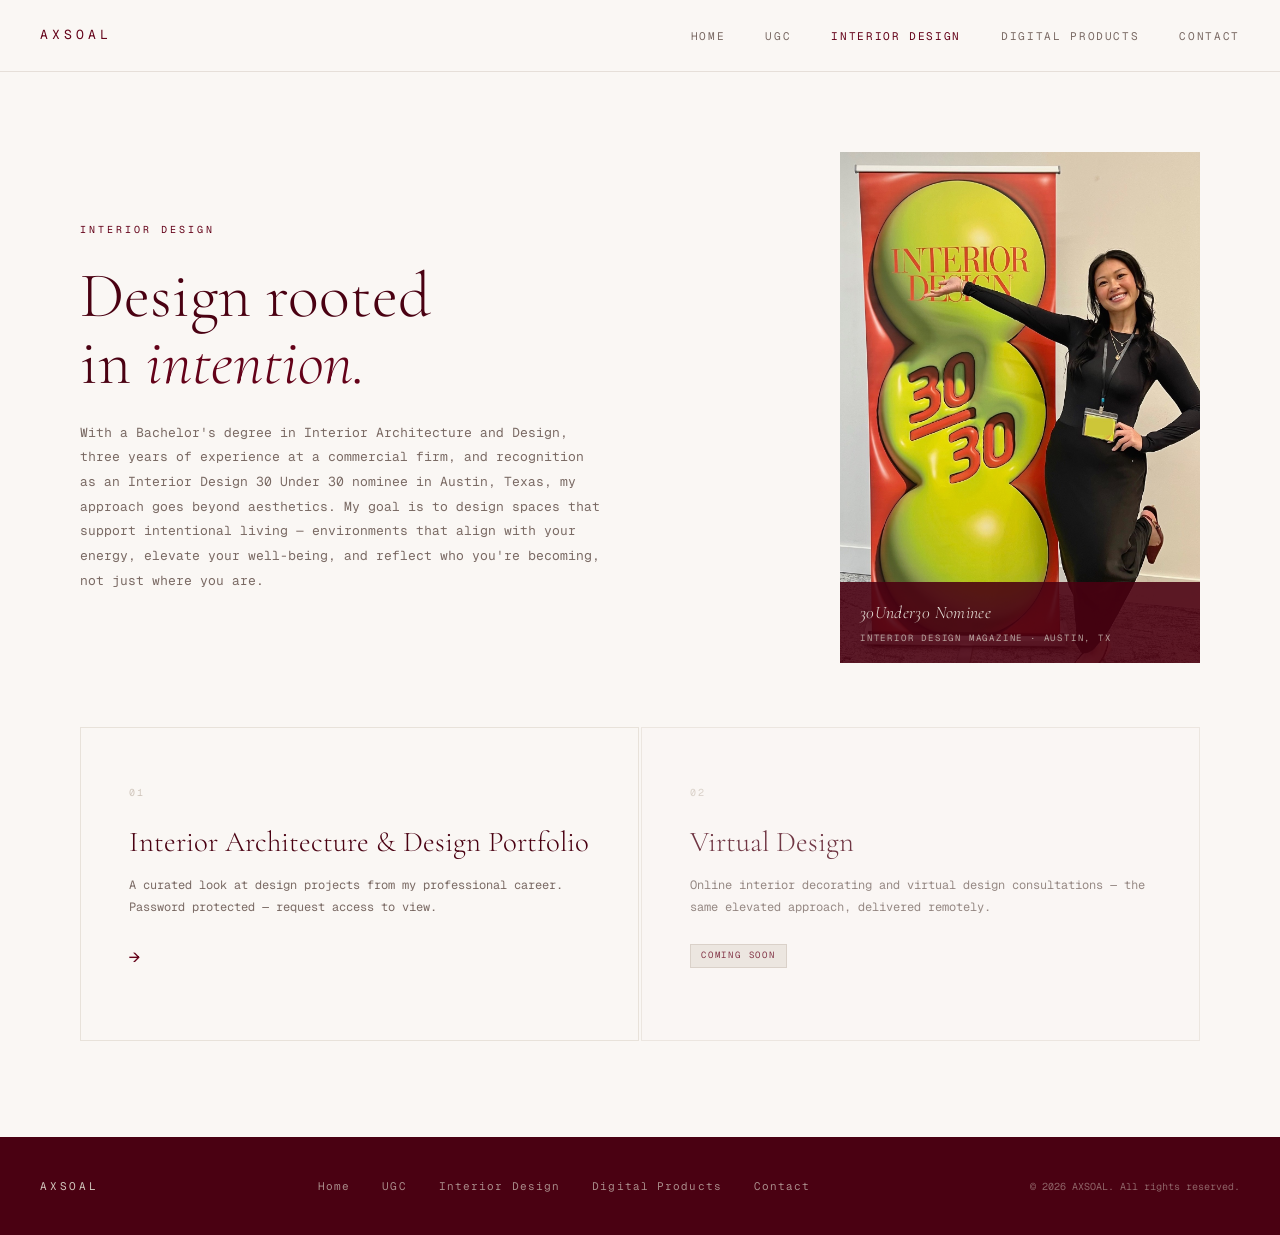
<file: interior.html>
<!DOCTYPE html>
<html lang="en">
<head>
  <meta charset="UTF-8" />
  <meta name="viewport" content="width=device-width, initial-scale=1.0" />
  <title>Interior Design — AXSOAL</title>
  <link rel="preconnect" href="https://fonts.googleapis.com" />
  <link rel="preconnect" href="https://fonts.gstatic.com" crossorigin />
  <link href="https://fonts.googleapis.com/css2?family=Cormorant+Garamond:ital,wght@0,300;0,400;1,300;1,400&family=Geist+Mono:wght@300;400&display=swap" rel="stylesheet" />
  <link rel="stylesheet" href="style.css" />
  <style>
    /* LANDING */
    .interior-landing { padding: calc(var(--nav-h) + 5rem) 2.5rem 6rem; max-width: var(--max-w); margin: 0 auto; }
    .interior-options { display: grid; grid-template-columns: 1fr 1fr; gap: 2px; margin-top: 4rem; }
    .interior-option { padding: 3.5rem 3rem; border: 1px solid var(--linen-light); background: var(--ivory); cursor: pointer; text-decoration: none; color: inherit; display: block; position: relative; overflow: hidden; transition: background 0.3s; }
    .interior-option::before { content: ''; position: absolute; bottom: 0; left: 0; right: 0; height: 2px; background: var(--wine); transform: scaleX(0); transform-origin: left; transition: transform 0.35s ease; }
    .interior-option:hover { background: var(--linen-light); }
    .interior-option:hover::before { transform: scaleX(1); }
    .interior-option-num { font-size: 10px; letter-spacing: 0.2em; color: var(--linen); margin-bottom: 1.5rem; }
    .interior-option h3 { font-family: var(--font-serif); font-size: 1.8rem; font-weight: 300; color: var(--wine-dark); margin-bottom: 1rem; line-height: 1.2; }
    .interior-option p { font-size: 12px; color: var(--taupe-light); line-height: 1.8; margin-bottom: 1.5rem; }
    .interior-option-arrow { font-size: 18px; color: var(--wine); transition: transform 0.2s; }
    .interior-option:hover .interior-option-arrow { transform: translateX(6px); }
    .interior-option-tag { display: inline-block; font-size: 9px; letter-spacing: 0.2em; text-transform: uppercase; color: var(--wine); background: var(--linen-light); border: 1px solid var(--linen); padding: 3px 10px; margin-bottom: 1rem; }
    .interior-option--soon { cursor: default; opacity: 0.78; }
    .interior-option--soon:hover { background: var(--ivory); }
    .interior-option--soon:hover::before { transform: scaleX(0); }
    .interior-option--soon:hover .interior-option-arrow { transform: none; }

    /* PROJECT CARDS */
    .projects-section { padding: 4rem 2.5rem 6rem; max-width: var(--max-w); margin: 0 auto; }
    .projects-grid { display: grid; grid-template-columns: repeat(auto-fill, minmax(320px, 1fr)); gap: 2rem; }
    .project-thumb {
      background: var(--linen-light);
      cursor: pointer;
      overflow: hidden;
      transition: opacity 0.2s;
      position: relative;
    }
    .project-thumb:hover { opacity: 0.9; }
    .project-thumb-img {
      width: 100%;
      aspect-ratio: 4/3;
      background: var(--linen);
      display: flex; align-items: center; justify-content: center;
      overflow: hidden;
      position: relative;
    }
    .project-thumb-img img { width: 100%; height: 100%; object-fit: cover; display: block; transition: transform 0.5s ease; }
    .project-thumb:hover .project-thumb-img img { transform: scale(1.03); }
    .project-thumb-img-placeholder { width: 100%; height: 100%; display: flex; flex-direction: column; align-items: center; justify-content: center; gap: 8px; }
    .project-thumb-img-placeholder span { font-size: 10px; letter-spacing: 0.12em; text-transform: uppercase; color: rgba(255,255,255,0.6); }
    .project-thumb-info { padding: 1.25rem 1.5rem 1.5rem; }
    .project-thumb-tag { font-size: 9px; letter-spacing: 0.22em; text-transform: uppercase; color: var(--wine); margin-bottom: 0.4rem; }
    .project-thumb-title { font-family: var(--font-serif); font-size: 1.3rem; font-weight: 300; color: var(--wine-dark); margin-bottom: 0.4rem; }
    .project-thumb-loc { font-size: 11px; color: var(--taupe-light); }
    .project-thumb-count {
      position: absolute; top: 12px; right: 12px;
      background: rgba(100,2,25,0.85); color: #fff;
      font-size: 10px; letter-spacing: 0.1em;
      padding: 4px 10px;
    }
    .project-thumb-expand {
      display: flex; align-items: center; gap: 6px;
      font-size: 10px; letter-spacing: 0.12em; text-transform: uppercase;
      color: var(--wine); margin-top: 0.75rem;
    }
    .project-thumb-expand svg { width: 14px; height: 14px; }

    /* ALBUM LIGHTBOX */
    .album-overlay {
      position: fixed; inset: 0;
      background: rgba(26,10,14,0.92);
      z-index: 400;
      display: flex; flex-direction: column;
      opacity: 0; pointer-events: none;
      transition: opacity 0.3s ease;
    }
    .album-overlay.open { opacity: 1; pointer-events: all; }
    .album-header {
      display: flex; align-items: center; justify-content: space-between;
      padding: 1.25rem 2rem;
      border-bottom: 1px solid rgba(209,199,189,0.2);
      flex-shrink: 0;
    }
    .album-header-left { display: flex; flex-direction: column; gap: 2px; }
    .album-header-tag { font-size: 9px; letter-spacing: 0.25em; text-transform: uppercase; color: var(--linen); opacity: 0.7; }
    .album-header-title { font-family: var(--font-serif); font-size: 1.4rem; font-weight: 300; color: var(--linen-light); }
    .album-close { background: none; border: none; color: var(--linen); font-size: 22px; cursor: pointer; line-height: 1; opacity: 0.8; transition: opacity 0.2s; }
    .album-close:hover { opacity: 1; }
    .album-main { flex: 1; display: flex; align-items: center; justify-content: center; padding: 1.5rem 4rem; min-height: 0; position: relative; }
    .album-img-wrap { max-height: 100%; display: flex; align-items: center; justify-content: center; }
    .album-img-wrap img { max-height: calc(100vh - 220px); max-width: 100%; object-fit: contain; display: block; }
    .album-img-placeholder { width: 600px; max-width: 80vw; aspect-ratio: 4/3; background: rgba(209,199,189,0.1); border: 1px solid rgba(209,199,189,0.2); display: flex; align-items: center; justify-content: center; flex-direction: column; gap: 10px; }
    .album-img-placeholder span { font-size: 10px; letter-spacing: 0.15em; text-transform: uppercase; color: rgba(209,199,189,0.5); }
    .album-img-placeholder small { font-size: 10px; color: rgba(209,199,189,0.35); letter-spacing: 0.05em; }
    .album-nav-btn {
      position: absolute; top: 50%; transform: translateY(-50%);
      background: rgba(100,2,25,0.7); border: none; color: #fff;
      width: 44px; height: 44px; display: flex; align-items: center; justify-content: center;
      cursor: pointer; font-size: 18px; transition: background 0.2s;
    }
    .album-nav-btn:hover { background: var(--wine); }
    .album-nav-prev { left: 1rem; }
    .album-nav-next { right: 1rem; }
    .album-footer {
      padding: 1rem 2rem 1.5rem;
      display: flex; align-items: center; justify-content: space-between;
      border-top: 1px solid rgba(209,199,189,0.2);
      flex-shrink: 0;
    }
    .album-counter { font-size: 11px; letter-spacing: 0.15em; color: var(--linen); opacity: 0.7; }
    .album-desc { font-size: 12px; color: var(--linen); opacity: 0.8; max-width: 500px; line-height: 1.7; }
    .album-thumbs { display: flex; gap: 8px; overflow-x: auto; padding: 0.5rem 2rem; flex-shrink: 0; }
    .album-thumb {
      width: 64px; height: 48px; flex-shrink: 0;
      background: rgba(209,199,189,0.15); border: 2px solid transparent;
      cursor: pointer; overflow: hidden; transition: border-color 0.15s;
    }
    .album-thumb.active { border-color: var(--wine); }
    .album-thumb img { width: 100%; height: 100%; object-fit: cover; }
    .album-thumb-placeholder { width: 100%; height: 100%; display: flex; align-items: center; justify-content: center; }
    .album-thumb-placeholder span { font-size: 8px; color: rgba(209,199,189,0.4); }


    /* Landing two-column layout with photo */
    .interior-landing-grid {
      display: grid;
      grid-template-columns: 1fr 360px;
      gap: 5rem;
      align-items: stretch;
      margin-bottom: 1rem;
    }
    .interior-landing-text {
      display: flex;
      flex-direction: column;
      justify-content: center;
    }
    .interior-landing-text .page-title { font-size: clamp(2.5rem, 5vw, 5rem); }
    .interior-landing-photo { position: relative; }
    .int-photo-wrap {
      position: relative;
      height: 100%;
    }
    .int-photo-wrap img {
      width: 100%;
      height: 100%;
      object-fit: cover;
      object-position: center top;
      display: block;
    }
    .int-photo-badge {
      position: absolute;
      bottom: 0;
      left: 0;
      right: 0;
      background: rgba(74, 1, 18, 0.88);
      padding: 1rem 1.25rem;
      display: flex;
      flex-direction: column;
      gap: 3px;
    }
    .int-photo-badge-title {
      font-family: var(--font-serif);
      font-size: 1.1rem;
      font-weight: 300;
      font-style: italic;
      color: var(--linen-light);
      letter-spacing: 0.02em;
    }
    .int-photo-badge-sub {
      font-family: var(--font-mono);
      font-size: 9px;
      letter-spacing: 0.2em;
      text-transform: uppercase;
      color: var(--linen);
      opacity: 0.8;
    }
    @media (max-width: 900px) {
      .interior-landing-grid { grid-template-columns: 1fr; gap: 2.5rem; align-items: start; }
      .int-photo-wrap { height: auto; }
      .int-photo-wrap img { height: auto; aspect-ratio: 3/4; }
    }
    @media (max-width: 700px) {
      .interior-options { grid-template-columns: 1fr; }
      .projects-grid { grid-template-columns: 1fr; }
      .album-main { padding: 1rem 3rem; }
    }
  </style>
</head>
<body>

  <nav class="nav">
    <a href="index.html" class="nav-logo">AXSOAL</a>
    <ul class="nav-links">
      <li><a href="index.html">Home</a></li>
      <li><a href="ugc.html">UGC</a></li>
      <li><a href="interior.html" class="active">Interior Design</a></li>
      <li><a href="digital-products.html">Digital Products</a></li>
      <li><a href="contact.html">Contact</a></li>
    </ul>
    <button class="nav-toggle" aria-label="menu">☰</button>
  </nav>

  <!-- LANDING -->
  <div id="landingView">
    <div class="interior-landing fade-up">
      <div class="interior-landing-grid">
        <div class="interior-landing-text">
          <div class="page-eyebrow">Interior Design</div>
          <h1 class="page-title">Design rooted<br>in <em>intention.</em></h1>
          <p class="page-desc">With a Bachelor's degree in Interior Architecture and Design, three years of experience at a commercial firm, and recognition as an Interior Design 30 Under 30 nominee in Austin, Texas, my approach goes beyond aesthetics. My goal is to design spaces that support intentional living — environments that align with your energy, elevate your well-being, and reflect who you're becoming, not just where you are.</p>
        </div>
        <div class="interior-landing-photo">
          <div class="int-photo-wrap">
            <img src="images/30under30.jpg" alt="Annie at Interior Design 30Under30 Nominee — Austin, Texas">
            <div class="int-photo-badge">
              <span class="int-photo-badge-title">30Under30 Nominee</span>
              <span class="int-photo-badge-sub">Interior Design Magazine · Austin, TX</span>
            </div>
          </div>
        </div>
      </div>

      <div class="interior-options">
        <a class="interior-option" onclick="showPortfolio(); return false;" href="#">
          <div class="interior-option-num">01</div>
          <h3>Interior Architecture &amp; Design Portfolio</h3>
          <p>A curated look at design projects from my professional career. Password protected — request access to view.</p>
          <div class="interior-option-arrow">→</div>
        </a>

        <div class="interior-option interior-option--soon">
          <div class="interior-option-num">02</div>
          <h3>Virtual Design</h3>
          <p>Online interior decorating and virtual design consultations — the same elevated approach, delivered remotely.</p>
          <div class="interior-option-tag">Coming Soon</div>
        </div>
      </div>
    </div>
  </div>

  <!-- PASSWORD GATE -->
  <div id="gateView" style="display:none;">
    <div class="password-gate">
      <div class="password-gate-inner">
        <div class="password-gate-logo">AXSOAL</div>
        <h2>Portfolio Access</h2>
        <p>This portfolio contains NDA-protected project work.<br>Enter the password to continue.</p>
        <input class="password-gate-input" type="password" id="passwordInput" placeholder="· · · · · · · ·" autocomplete="off" />
        <div class="password-gate-error" id="passwordError"></div>
        <button class="btn-primary" onclick="checkPassword()" style="width:100%;">Enter Portfolio</button>
        <p style="margin-top:1.5rem;font-size:11px;color:var(--taupe-light);">
          Don't have the password? <a href="contact.html" style="color:var(--wine);border-bottom:1px solid var(--linen);">Request access →</a>
        </p>
        <p style="margin-top:0.75rem;">
          <button onclick="backToLanding()" style="background:none;border:none;font-size:11px;color:var(--taupe-light);cursor:pointer;font-family:var(--font-mono);">← Back</button>
        </p>
      </div>
    </div>
  </div>

  <!-- PORTFOLIO -->
  <div id="portfolioView" style="display:none;">
    <div class="page-header">
      <div class="page-eyebrow">Interior Architecture &amp; Design Portfolio</div>
      <h1 class="page-title"><em>Projects</em></h1>
      <p class="page-desc">A curated selection of projects from my professional design career. Identifying details and client names have been withheld where applicable. Click any project to expand the full photo album.</p>
    </div>

    <div class="nda-banner" style="margin: 0 2.5rem; max-width: calc(var(--max-w) - 5rem); margin-left: auto; margin-right: auto;">
      <p><strong>Confidentiality Notice —</strong> Some projects shown here may be subject to confidentiality agreements. Certain identifying details, client names, and location specifics have been omitted out of respect for professional relationships. Click any project to expand the full photo album.</p>
    </div>

    <section class="projects-section">
      <div class="projects-grid" id="projectsGrid">
        <!-- Rendered by JS below -->
      </div>
    </section>

    <div style="padding:0 2.5rem 3rem;max-width:var(--max-w);margin:0 auto;">
      <button onclick="backToLanding()" style="background:none;border:none;font-size:12px;color:var(--wine);cursor:pointer;font-family:var(--font-mono);letter-spacing:0.1em;">← Back to Interior Design</button>
    </div>
  </div>

  <!-- ALBUM LIGHTBOX -->
  <div class="album-overlay" id="albumOverlay">
    <div class="album-header">
      <div class="album-header-left">
        <div class="album-header-tag" id="albumTag"></div>
            <div class="album-header-scope" id="albumScope" style="font-size:9px;letter-spacing:0.2em;text-transform:uppercase;color:var(--linen);opacity:0.6;margin-top:2px;"></div>
        <div class="album-header-title" id="albumTitle"></div>
      </div>
      <button class="album-close" onclick="closeAlbum()">✕</button>
    </div>

    <div class="album-main">
      <button class="album-nav-btn album-nav-prev" onclick="albumNav(-1)">‹</button>
      <div class="album-img-wrap" id="albumImgWrap"></div>
      <button class="album-nav-btn album-nav-next" onclick="albumNav(1)">›</button>
    </div>

    <div class="album-thumbs" id="albumThumbs"></div>

    <div class="album-footer">
      <div class="album-counter" id="albumCounter"></div>
      <div class="album-desc" id="albumDesc"></div>
    </div>
  </div>

  <footer class="footer">
    <div class="footer-inner">
      <span class="footer-logo">AXSOAL</span>
      <div class="footer-links">
        <a href="index.html">Home</a>
        <a href="ugc.html">UGC</a>
        <a href="interior.html">Interior Design</a>
        <a href="digital-products.html">Digital Products</a>
        <a href="contact.html">Contact</a>
      </div>
      <span class="footer-copy">© 2026 AXSOAL. All rights reserved.</span>
    </div>
  </footer>

  <script src="nav.js"></script>
  <script>
    // =============================================
    // PASSWORD
    // =============================================
    const PORTFOLIO_PASSWORD = 'iadax';

    // =============================================
    // PROJECTS — Edit titles, tags, descriptions,
    // and image arrays for each project.
    //
    // For images: add src paths like 'images/p1-01.jpg'
    // For each image you can add a caption in 'desc'
    // =============================================
        const projects = [
      {
        tag: 'Commercial · K-12',
        title: 'Fort Bend High School',
        location: 'Texas · 2025',
        scope: 'New Construction',
        coverIndex: 1,
        desc: 'A comprehensive new construction project for Fort Bend ISD, encompassing the full interior design of a modern high school campus. Scope included the learning commons, auditorium, library, cafeteria, and main entrance — each space designed to inspire students and support a dynamic, 21st-century learning environment.',
        images: [
          { src: 'images/portfolio/p1-fortbend/Learning_Stairs_Rendering.JPG', caption: 'Learning Stairs Rendering' },
          { src: 'images/portfolio/p1-fortbend/Library_Rendering.JPG', caption: 'Library Rendering' },
          { src: 'images/portfolio/p1-fortbend/Cafeteria_Rendering.JPG', caption: 'Cafeteria Rendering' },
          { src: 'images/portfolio/p1-fortbend/Exterior_Rendering.JPG', caption: 'Exterior Rendering' },
          { src: 'images/portfolio/p1-fortbend/Front_Entrance_Rendering.JPG', caption: 'Front Entrance Rendering' },
          { src: 'images/portfolio/p1-fortbend/Auditorium_Rendering.JPG', caption: 'Auditorium Rendering' },
        ]
      },
      {
        tag: 'Commercial · Sports',
        title: 'North Wilkesboro Speedway',
        location: 'North Carolina · 2023',
        scope: 'New Construction',
        coverIndex: 16,
        desc: 'Interior design for the revival of the historic North Wilkesboro Speedway, host of the 2023 NASCAR All-Star Race. Scope included premium suites, rooftop terrace with canopy structure, and trackside lounge spaces — blending the venue’s storied racing heritage with elevated hospitality design.',
        images: [
          { src: 'images/portfolio/p2-nwilkesboro/Mood_Board.png', caption: 'Mood Board' },
          { src: 'images/portfolio/p2-nwilkesboro/Exterior_1.JPEG', caption: 'Exterior' },
          { src: 'images/portfolio/p2-nwilkesboro/Exterior_2.JPEG', caption: 'Exterior' },
          { src: 'images/portfolio/p2-nwilkesboro/Lounge_1.JPEG', caption: 'Lounge' },
          { src: 'images/portfolio/p2-nwilkesboro/Race_Track_1.JPEG', caption: 'Race Track' },
          { src: 'images/portfolio/p2-nwilkesboro/Race_Track_2.JPEG', caption: 'Race Track' },
          { src: 'images/portfolio/p2-nwilkesboro/Race_Track_3.JPEG', caption: 'Race Track' },
          { src: 'images/portfolio/p2-nwilkesboro/Race_Track_4.JPG', caption: 'Race Track' },
          { src: 'images/portfolio/p2-nwilkesboro/Suite_1.JPEG', caption: 'Suite' },
          { src: 'images/portfolio/p2-nwilkesboro/Suite_2.JPEG', caption: 'Suite' },
          { src: 'images/portfolio/p2-nwilkesboro/Suite_3.JPEG', caption: 'Suite' },
          { src: 'images/portfolio/p2-nwilkesboro/Suite_4.JPEG', caption: 'Suite' },
          { src: 'images/portfolio/p2-nwilkesboro/Suite_5.JPEG', caption: 'Suite' },
          { src: 'images/portfolio/p2-nwilkesboro/Suite_6.JPEG', caption: 'Suite' },
          { src: 'images/portfolio/p2-nwilkesboro/Suite_7.JPEG', caption: 'Suite' },
          { src: 'images/portfolio/p2-nwilkesboro/Suite_8.JPEG', caption: 'Suite' },
          { src: 'images/portfolio/p2-nwilkesboro/Suite_9.JPEG', caption: 'Suite' },
          { src: 'images/portfolio/p2-nwilkesboro/Suite_10.JPEG', caption: 'Suite' },
          { src: 'images/portfolio/p2-nwilkesboro/Rendering-Exterior_Canopy_5.jpg', caption: 'Rendering - Exterior Canopy' },
          { src: 'images/portfolio/p2-nwilkesboro/Rendering-Lounge_4.jpg', caption: 'Rendering - Lounge' },
          { src: 'images/portfolio/p2-nwilkesboro/Rendering-Suite_1.jpg', caption: 'Rendering - Suite' },
          { src: 'images/portfolio/p2-nwilkesboro/Rendering-Suite_2.jpg', caption: 'Rendering - Suite' },
          { src: 'images/portfolio/p2-nwilkesboro/Rendering-Suite_3.jpg', caption: 'Rendering - Suite' },
        ]
      },
      {
        tag: 'Commercial · Workplace',
        title: 'Wise',
        location: 'Texas · 2026',
        scope: 'Expansion',
        coverIndex: 0,
        desc: 'Workplace expansion for Wise, designing a suite of new interior spaces that reflect the company’s culture and values. Scope included an open office environment, collaborative lounge areas, conference room, interfaith room, and custom branding wall — creating a cohesive, intentional workspace.',
        images: [
          { src: 'images/portfolio/p3-wise/Branding_Wall_1.MOV', caption: 'Branding Wall', isVideo: true },
          { src: 'images/portfolio/p3-wise/Conference_Room_1.MOV', caption: 'Conference Room', isVideo: true },
          { src: 'images/portfolio/p3-wise/Inner_Faith_Room_1.MOV', caption: 'Inner Faith Room', isVideo: true },
          { src: 'images/portfolio/p3-wise/Inner_Faith_Room_2.MOV', caption: 'Inner Faith Room', isVideo: true },
          { src: 'images/portfolio/p3-wise/Lounge_1.MOV', caption: 'Lounge', isVideo: true },
          { src: 'images/portfolio/p3-wise/Lounge_2.MOV', caption: 'Lounge', isVideo: true },
          { src: 'images/portfolio/p3-wise/Open_Office_1.MOV', caption: 'Open Office', isVideo: true },
          { src: 'images/portfolio/p3-wise/Open_Office_2.MOV', caption: 'Open Office', isVideo: true },
          { src: 'images/portfolio/p3-wise/Open_Office_3.MOV', caption: 'Open Office', isVideo: true },
        ]
      },
      {
        tag: 'Commercial · Workplace',
        title: 'Partner RE',
        location: 'North Carolina · 2023',
        scope: 'New Construction',
        coverIndex: 5,
        desc: 'New construction interior design for Partner RE in North Carolina. Scope encompassed the full interior buildout of a modern professional workspace — including open office, conference rooms, huddle spaces, break room, and branded front entrance.',
        images: [
          { src: 'images/portfolio/p5-partnerre/Break_Room.PNG', caption: 'Break Room' },
          { src: 'images/portfolio/p5-partnerre/Front_Entrance_Branding_1.PNG', caption: 'Front Entrance Branding' },
          { src: 'images/portfolio/p5-partnerre/Front_Entrance_Branding_2.PNG', caption: 'Front Entrance Branding' },
          { src: 'images/portfolio/p5-partnerre/Huddle.PNG', caption: 'Huddle' },
          { src: 'images/portfolio/p5-partnerre/Large_Conference_1.PNG', caption: 'Large Conference' },
          { src: 'images/portfolio/p5-partnerre/Large_Conference_2.PNG', caption: 'Large Conference' },
          { src: 'images/portfolio/p5-partnerre/Large_Conference3.PNG', caption: 'Large Conference' },
          { src: 'images/portfolio/p5-partnerre/Medium_Conference_1.PNG', caption: 'Medium Conference' },
          { src: 'images/portfolio/p5-partnerre/Medium_Conference_2.PNG', caption: 'Medium Conference' },
          { src: 'images/portfolio/p5-partnerre/Open_Huddle.PNG', caption: 'Open Huddle' },
          { src: 'images/portfolio/p5-partnerre/Open_Office_1.PNG', caption: 'Open Office' },
          { src: 'images/portfolio/p5-partnerre/Open_Office_2.PNG', caption: 'Open Office' },
          { src: 'images/portfolio/p5-partnerre/Open_Office_3.PNG', caption: 'Open Office' },
          { src: 'images/portfolio/p5-partnerre/Open_Office_4.PNG', caption: 'Open Office' },
        ]
      },
      {
        tag: 'Residential · Interior Decorating',
        title: 'Christmas at LeAnn’s',
        location: 'North Carolina · 2021',
        scope: 'Interior Decorating',
        coverIndex: 9,
        desc: 'Full holiday interior decorating for a private residence in North Carolina. Scope encompassed living room, dining room, and bedroom spaces — styled with a cohesive white, silver, and gold Christmas palette featuring flocked trees, bespoke tablescapes, and curated decorative vignettes throughout.',
        images: [
          { src: 'images/portfolio/p4-leanns/Bedroom_1.jpg', caption: 'Bedroom' },
          { src: 'images/portfolio/p4-leanns/Bedroom_2.jpg', caption: 'Bedroom' },
          { src: 'images/portfolio/p4-leanns/Dining_Room_1.jpg', caption: 'Dining Room' },
          { src: 'images/portfolio/p4-leanns/Dining_Room_2.jpg', caption: 'Dining Room' },
          { src: 'images/portfolio/p4-leanns/Dining_Room_3.jpg', caption: 'Dining Room' },
          { src: 'images/portfolio/p4-leanns/Dining_Room_4.jpg', caption: 'Dining Room' },
          { src: 'images/portfolio/p4-leanns/Dining_Room_5.jpg', caption: 'Dining Room' },
          { src: 'images/portfolio/p4-leanns/Dining_Room_6.jpg', caption: 'Dining Room' },
          { src: 'images/portfolio/p4-leanns/Dining_Room_7.jpg', caption: 'Dining Room' },
          { src: 'images/portfolio/p4-leanns/Living_Room_1.jpg', caption: 'Living Room' },
          { src: 'images/portfolio/p4-leanns/Living_Room_2.jpg', caption: 'Living Room' },
          { src: 'images/portfolio/p4-leanns/Living_Room_3.jpg', caption: 'Living Room' },
          { src: 'images/portfolio/p4-leanns/Living_Room_4.jpg', caption: 'Living Room' },
          { src: 'images/portfolio/p4-leanns/Living_Room_5.jpg', caption: 'Living Room' },
          { src: 'images/portfolio/p4-leanns/Living_Room_6.jpg', caption: 'Living Room' },
          { src: 'images/portfolio/p4-leanns/Living_Room_7.jpg', caption: 'Living Room' },
          { src: 'images/portfolio/p4-leanns/Living_Room_8.jpg', caption: 'Living Room' },
          { src: 'images/portfolio/p4-leanns/Living_Room_9.jpg', caption: 'Living Room' },
          { src: 'images/portfolio/p4-leanns/Living_Room_Christmas_Tree_1.jpg', caption: 'Living Room Christmas Tree' },
          { src: 'images/portfolio/p4-leanns/Living_Room_Christmas_Tree_2.jpg', caption: 'Living Room Christmas Tree' },
          { src: 'images/portfolio/p4-leanns/Outdoor_Christmas_Tree_1.jpg', caption: 'Outdoor Christmas Tree' },
          { src: 'images/portfolio/p4-leanns/Outdoor_Christmas_Tree_2.jpg', caption: 'Outdoor Christmas Tree' },
          { src: 'images/portfolio/p4-leanns/Outdoor_Christmas_Tree_3.jpg', caption: 'Outdoor Christmas Tree' },
          { src: 'images/portfolio/p4-leanns/Outdoor_Christmas_Tree_4.jpg', caption: 'Outdoor Christmas Tree' },
          { src: 'images/portfolio/p4-leanns/Outdoor_Lounge_1.jpg', caption: 'Outdoor Lounge' },
          { src: 'images/portfolio/p4-leanns/Outdoor_Lounge_2.jpg', caption: 'Outdoor Lounge' },
          { src: 'images/portfolio/p4-leanns/Outdoor_Lounge_3.jpg', caption: 'Outdoor Lounge' },
          { src: 'images/portfolio/p4-leanns/Outdoor_Lounge_4.jpg', caption: 'Outdoor Lounge' },
          { src: 'images/portfolio/p4-leanns/Outdoor_Lounge_5.jpg', caption: 'Outdoor Lounge' },
          { src: 'images/portfolio/p4-leanns/Staircase_Christmas_Tree_1.jpg', caption: 'Staircase Christmas Tree' },
          { src: 'images/portfolio/p4-leanns/Staircase_Christmas_Tree_2.jpg', caption: 'Staircase Christmas Tree' },
          { src: 'images/portfolio/p4-leanns/Staircase_Christmas_Tree_3.jpg', caption: 'Staircase Christmas Tree' },
        ]
      },
      {
        tag: 'Residential · Staging',
        title: 'Glenmiro',
        location: 'North Carolina · 2021',
        scope: 'Staging',
        coverIndex: 3,
        desc: 'Full residential staging for Glenmiro, a private residence in North Carolina. Curated furniture selection, styling, and placement across dining, living, kitchen, sunroom, and entrance spaces to elevate the home for market.',
        images: [
          { src: 'images/portfolio/p6-glenmiro/Dining_Room_1.JPG', caption: 'Dining Room' },
          { src: 'images/portfolio/p6-glenmiro/Dining_Room_2.JPG', caption: 'Dining Room' },
          { src: 'images/portfolio/p6-glenmiro/Front_Entrance_Lounge_1.JPG', caption: 'Front Entrance Lounge' },
          { src: 'images/portfolio/p6-glenmiro/Front_Entrance_Lounge_2.JPG', caption: 'Front Entrance Lounge' },
          { src: 'images/portfolio/p6-glenmiro/Front_Entrance_Lounge_3.JPG', caption: 'Front Entrance Lounge' },
          { src: 'images/portfolio/p6-glenmiro/Kitchen_1.JPG', caption: 'Kitchen' },
          { src: 'images/portfolio/p6-glenmiro/Kitchen_2.JPG', caption: 'Kitchen' },
          { src: 'images/portfolio/p6-glenmiro/Kitchen_3.JPG', caption: 'Kitchen' },
          { src: 'images/portfolio/p6-glenmiro/Living_Room_1.JPG', caption: 'Living Room' },
          { src: 'images/portfolio/p6-glenmiro/Living_Room_2.JPG', caption: 'Living Room' },
          { src: 'images/portfolio/p6-glenmiro/Living_Room_3.JPG', caption: 'Living Room' },
          { src: 'images/portfolio/p6-glenmiro/Sunroom_1.JPG', caption: 'Sunroom' },
          { src: 'images/portfolio/p6-glenmiro/Sunroom_2.JPG', caption: 'Sunroom' },
        ]
      },
      {
        tag: 'Residential · Staging',
        title: 'Peninsula',
        location: 'North Carolina · 2021',
        scope: 'Staging',
        coverIndex: 0,
        desc: 'Full residential staging for Peninsula, a private residence in North Carolina. Thoughtful kitchen styling and curation across 12 views to present the home at its highest potential.',
        images: [
          { src: 'images/portfolio/p7-peninsula/Kitchen_Staging_1.jpg', caption: 'Kitchen Staging' },
          { src: 'images/portfolio/p7-peninsula/Kitchen_Staging_2.jpg', caption: 'Kitchen Staging' },
          { src: 'images/portfolio/p7-peninsula/Kitchen_Staging_3.jpg', caption: 'Kitchen Staging' },
          { src: 'images/portfolio/p7-peninsula/Kitchen_Staging_4.jpg', caption: 'Kitchen Staging' },
          { src: 'images/portfolio/p7-peninsula/Kitchen_Staging_5.jpg', caption: 'Kitchen Staging' },
          { src: 'images/portfolio/p7-peninsula/Kitchen_Staging_6.jpg', caption: 'Kitchen Staging' },
          { src: 'images/portfolio/p7-peninsula/Kitchen_Staging_7.jpg', caption: 'Kitchen Staging' },
          { src: 'images/portfolio/p7-peninsula/Kitchen_Staging_8.jpg', caption: 'Kitchen Staging' },
          { src: 'images/portfolio/p7-peninsula/Kitchen_Staging_9.jpg', caption: 'Kitchen Staging' },
          { src: 'images/portfolio/p7-peninsula/Kitchen_Staging_10.jpg', caption: 'Kitchen Staging' },
          { src: 'images/portfolio/p7-peninsula/Kitchen_Staging_11.jpg', caption: 'Kitchen Staging' },
          { src: 'images/portfolio/p7-peninsula/Kitchen_Staging_12.jpg', caption: 'Kitchen Staging' },
        ]
      },
    ];

    let currentProject = 0;
    let currentImg = 0;

    function show(id) {
      ['landingView','gateView','portfolioView'].forEach(v => {
        document.getElementById(v).style.display = v === id ? 'block' : 'none';
      });
    }

    function showPortfolio() {
      if (sessionStorage.getItem('interior_unlocked') === 'true') {
        show('portfolioView');
        renderProjectGrid();
      } else {
        show('gateView');
        setTimeout(() => document.getElementById('passwordInput').focus(), 100);
      }
    }

    function backToLanding() { show('landingView'); }

    const pwInput = document.getElementById('passwordInput');
    const pwError = document.getElementById('passwordError');

    function checkPassword() {
      if (pwInput.value === PORTFOLIO_PASSWORD) {
        sessionStorage.setItem('interior_unlocked', 'true');
        show('portfolioView');
        renderProjectGrid();
      } else {
        pwError.textContent = 'Incorrect password. Please try again.';
        pwInput.value = ''; pwInput.focus();
        setTimeout(() => { pwError.textContent = ''; }, 3000);
      }
    }
    pwInput.addEventListener('keydown', e => { if (e.key === 'Enter') checkPassword(); });

    // Album logic

    // Render project grid cards from projects array
    function renderProjectGrid() {
      const bgColors = ['#c4b0a8','#b5a898','#a89080','#9e9080','#c8bbab','#b0a090','#a09080'];
      const grid = document.getElementById('projectsGrid');
      if (!grid) return;
      grid.innerHTML = projects.map((p, idx) => {
        const count = p.images.length;
        const hasImages = count > 0;
        const coverIdx = p.coverIndex || 0;
        const cover = p.images[coverIdx] || p.images[0];
        const coverHTML = cover && cover.src && !cover.isVideo
          ? `<img src="${cover.src}" alt="${p.title}" style="width:100%;height:100%;object-fit:cover;display:block;">`
          : `<div class="project-thumb-img-placeholder"><span>${p.title}</span></div>`;
        const countLabel = hasImages ? `<div class="project-thumb-count">${count} ${count === 1 ? 'item' : 'items'}</div>` : '';
        const clickable = hasImages ? `onclick="openAlbum(${idx})"` : '';
        const opacity = hasImages ? '' : 'opacity:0.55;cursor:default;';
        return `<div class="project-thumb" ${clickable} style="${opacity}background:${bgColors[idx] || '#b0a090'};">
          <div class="project-thumb-img">
            ${coverHTML}
            ${countLabel}
          </div>
          <div class="project-thumb-info">
            <div class="project-thumb-tag">${p.tag}</div>
            <div class="project-thumb-title">${p.title}</div>
            <div class="project-thumb-loc">${p.location}</div>
            ${hasImages ? `<div class="project-thumb-expand">
              <svg viewBox="0 0 14 14" fill="none"><path d="M1 7h12M7 1l6 6-6 6" stroke="currentColor" stroke-width="1.3" stroke-linecap="round" stroke-linejoin="round"/></svg>
              View album
            </div>` : '<div class="project-thumb-expand" style="opacity:0.4;">Coming soon</div>'}
          </div>
        </div>`;
      }).join('');
    }

    function openAlbum(idx) {
      currentProject = idx;
      currentImg = 0;
      const p = projects[idx];
      document.getElementById('albumTag').textContent = p.tag;
      document.getElementById('albumTitle').textContent = p.title;
      const scopeEl = document.getElementById('albumScope');
      if (scopeEl) scopeEl.textContent = p.scope || '';
      renderAlbumImg();
      renderThumbs();
      document.getElementById('albumOverlay').classList.add('open');
      document.body.style.overflow = 'hidden';
    }

    function closeAlbum() {
      document.getElementById('albumOverlay').classList.remove('open');
      document.body.style.overflow = '';
    }

    function renderAlbumImg() {
      const p = projects[currentProject];
      const item = p.images[currentImg];
      const wrap = document.getElementById('albumImgWrap');
      const total = p.images.length;

      if (item && item.src) {
        if (item.isVideo) {
          const base = item.src.replace(/\.(MOV|mov|mp4|MP4)$/, '');
          wrap.innerHTML = `<video controls playsinline style="max-width:100%;max-height:70vh;display:block;margin:0 auto;">
            <source src="${base}.MOV" type="video/quicktime">
            <source src="${base}.mov" type="video/quicktime">
            <source src="${base}.mp4" type="video/mp4">
          </video>`;
        } else {
          wrap.innerHTML = `<img src="${item.src}" alt="${item.caption || p.title + ' photo ' + (currentImg + 1)}" loading="lazy" decoding="async" style="max-width:100%;max-height:70vh;object-fit:contain;display:block;margin:0 auto;">`;
        }
      } else {
        const num = currentImg + 1;
        wrap.innerHTML = `<div class="album-img-placeholder">
          <span>Photo ${num} of ${total}</span>
          <small>Coming soon</small>
        </div>`;
      }

      document.getElementById('albumCounter').textContent = `${currentImg + 1} / ${total}`;
      // Preload next image for faster navigation
      const nextItem = p.images[currentImg + 1];
      if (nextItem && nextItem.src && !nextItem.isVideo) {
        const preloadImg = new Image();
        preloadImg.src = nextItem.src;
      }

      // Show caption below image; fall back to project desc on first image
      const caption = item && item.caption ? item.caption : '';
      document.getElementById('albumDesc').textContent = caption || (currentImg === 0 ? p.desc : '');

      document.querySelectorAll('.album-thumb').forEach((t, i) => {
        t.classList.toggle('active', i === currentImg);
      });
    }

    function renderThumbs() {
      const p = projects[currentProject];
      const container = document.getElementById('albumThumbs');
      container.innerHTML = p.images.map((item, i) => {
        let inner = '';
        if (!item.src) {
          inner = `<div class="album-thumb-placeholder"><span>${i+1}</span></div>`;
        } else if (item.isVideo) {
          inner = `<div class="album-thumb-placeholder" style="background:var(--wine-dark);display:flex;align-items:center;justify-content:center;flex-direction:column;gap:3px;padding:4px;">
            <svg width="16" height="16" viewBox="0 0 16 16" fill="white" style="opacity:0.8"><path d="M4 2l10 6-10 6V2z"/></svg>
            <span style="font-size:7px;letter-spacing:0.08em;text-transform:uppercase;color:rgba(255,255,255,0.65);text-align:center;line-height:1.2">${item.caption || 'Video'}</span>
          </div>`;
        } else {
          inner = `<img src="${item.src}" alt="${item.caption || 'thumb ' + (i+1)}" loading="lazy" decoding="async" style="width:100%;height:100%;object-fit:cover;">`;
        }
        return `<div class="album-thumb ${i === 0 ? 'active' : ''}" onclick="goToImg(${i})">${inner}</div>`;
      }).join('');
    }

    function goToImg(i) {
      currentImg = i;
      renderAlbumImg();
    }

    function albumNav(dir) {
      const p = projects[currentProject];
      currentImg = (currentImg + dir + p.images.length) % p.images.length;
      renderAlbumImg();
    }

    // Keyboard nav
    document.addEventListener('keydown', e => {
      if (!document.getElementById('albumOverlay').classList.contains('open')) return;
      if (e.key === 'ArrowRight') albumNav(1);
      if (e.key === 'ArrowLeft') albumNav(-1);
      if (e.key === 'Escape') closeAlbum();
    });

    // Close on overlay click
    document.getElementById('albumOverlay').addEventListener('click', e => {
      if (e.target === document.getElementById('albumOverlay')) closeAlbum();
    });
  </script>
</body>
</html>
</file>
<file: style.css>
/* ===== AXSOAL · Brand Colors ===== */
*, *::before, *::after { box-sizing: border-box; margin: 0; padding: 0; }

:root {
  --wine:        #640219;
  --wine-dark:   #4a0112;
  --wine-light:  #8a1a35;
  --taupe:       #564843;
  --taupe-light: #7a6a64;
  --linen:       #d1c7bd;
  --linen-light: #e8e2da;
  --mist:        #efefef;
  --white:       #ffffff;
  --ivory:       #faf7f4;
  --font-serif: 'Cormorant Garamond', Georgia, serif;
  --font-mono:  'Geist Mono', monospace;
  --max-w: 1200px;
  --nav-h: 72px;
}

html { scroll-behavior: smooth; }

body {
  font-family: var(--font-mono);
  background: var(--ivory);
  color: var(--taupe);
  font-size: 14px;
  line-height: 1.7;
  -webkit-font-smoothing: antialiased;
}

/* NAV */
.nav {
  position: fixed; top: 0; left: 0; right: 0;
  height: var(--nav-h);
  display: flex; align-items: center; justify-content: space-between;
  padding: 0 2.5rem;
  background: rgba(250,247,244,0.94);
  backdrop-filter: blur(14px);
  border-bottom: 1px solid rgba(209,199,189,0.5);
  z-index: 100;
}
.nav-logo { font-family: var(--font-mono); font-size: 13px; font-weight: 400; letter-spacing: 0.3em; color: var(--wine); text-decoration: none; }
.nav-links { display: flex; gap: 2.5rem; list-style: none; }
.nav-links a { font-size: 11px; letter-spacing: 0.15em; text-transform: uppercase; color: var(--taupe-light); text-decoration: none; transition: color 0.2s; }
.nav-links a:hover, .nav-links a.active { color: var(--wine); }
.nav-toggle { display: none; background: none; border: none; font-size: 20px; cursor: pointer; color: var(--taupe); }

/* HERO */
.hero {
  min-height: 100vh; display: flex; flex-direction: column; justify-content: center;
  padding: calc(var(--nav-h) + 4rem) 2.5rem 5rem;
  max-width: var(--max-w); margin: 0 auto; position: relative;
}
.hero-eyebrow { font-size: 10px; letter-spacing: 0.3em; text-transform: uppercase; color: var(--wine); margin-bottom: 2rem; }
.hero-title { font-family: var(--font-serif); font-size: clamp(4rem,10vw,9rem); font-weight: 300; line-height: 1.0; color: var(--wine-dark); margin-bottom: 2rem; }
.hero-title em { font-style: italic; color: var(--wine); }
.hero-sub { font-size: 13px; color: var(--taupe-light); line-height: 1.9; margin-bottom: 3rem; max-width: 360px; }
.hero-cta { display: flex; gap: 1.5rem; align-items: center; flex-wrap: wrap; }
.hero-line { position: absolute; right: 0; top: 50%; transform: translateY(-50%); width: 1px; height: 40%; background: linear-gradient(to bottom, transparent, var(--linen), transparent); }

/* BUTTONS */
.btn-primary { display: inline-block; padding: 0.85rem 2rem; background: var(--wine); color: var(--white); font-family: var(--font-mono); font-size: 11px; letter-spacing: 0.15em; text-transform: uppercase; text-decoration: none; border: none; cursor: pointer; transition: background 0.25s, transform 0.15s; }
.btn-primary:hover { background: var(--wine-dark); transform: translateY(-1px); }
.btn-ghost { display: inline-block; padding: 0.85rem 2rem; border: 1px solid var(--linen); color: var(--taupe); font-family: var(--font-mono); font-size: 11px; letter-spacing: 0.15em; text-transform: uppercase; text-decoration: none; transition: border-color 0.25s, color 0.25s; }
.btn-ghost:hover { border-color: var(--wine); color: var(--wine); }
.btn-text { font-size: 12px; letter-spacing: 0.1em; color: var(--wine); text-decoration: none; border-bottom: 1px solid var(--linen); padding-bottom: 2px; transition: color 0.2s, border-color 0.2s; }
.btn-text:hover { color: var(--wine-dark); border-color: var(--wine); }

/* STORY */
.story { background: var(--linen-light); padding: 7rem 2.5rem; }
.story-label, .services-label { font-size: 10px; letter-spacing: 0.3em; text-transform: uppercase; color: var(--wine); margin-bottom: 3.5rem; max-width: var(--max-w); margin-left: auto; margin-right: auto; }
.story-grid { display: grid; grid-template-columns: 280px 1fr; gap: 4rem; max-width: var(--max-w); margin: 0 auto; align-items: start; }
.story-image-block { position: relative; }
.story-img-placeholder { width: 100%; aspect-ratio: 3/4; background: var(--linen); display: block; overflow: hidden; }
.story-img-placeholder span { font-size: 11px; letter-spacing: 0.15em; color: var(--white); text-transform: uppercase; opacity: 0.8; }
.story-img-placeholder img { width: 100%; height: 100%; object-fit: cover; object-position: center top; display: block; }
.story-img-tag {
  display: block;
  background: var(--wine);
  color: var(--white);
  font-size: 10px;
  letter-spacing: 0.15em;
  text-transform: uppercase;
  padding: 0.6rem 1rem;
  text-align: center;
  margin-top: 0;
}

.story-socials {
  display: flex;
  justify-content: center;
  gap: 1.25rem;
  margin-top: 1.25rem;
}

.story-social-link {
  display: flex;
  align-items: center;
  justify-content: center;
  width: 38px;
  height: 38px;
  border: 1px solid var(--linen);
  color: var(--taupe);
  text-decoration: none;
  transition: border-color 0.2s, color 0.2s, background 0.2s;
}

.story-social-link svg { width: 16px; height: 16px; }

.story-social-link:hover {
  border-color: var(--wine);
  color: var(--wine);
  background: rgba(100, 2, 25, 0.04);
}

.story-connect {
  display: block;
  text-align: center;
  margin-top: 1.25rem;
  font-size: 11px;
}

.story-socials {
  display: flex;
  justify-content: center;
  gap: 1.25rem;
  margin-top: 2rem;
}

.story-social-link {
  display: flex;
  align-items: center;
  justify-content: center;
  width: 38px;
  height: 38px;
  border: 1px solid var(--linen);
  color: var(--taupe-light);
  transition: border-color 0.2s, color 0.2s, background 0.2s;
  text-decoration: none;
}

.story-social-link svg { width: 16px; height: 16px; }

.story-social-link:hover {
  border-color: var(--wine);
  color: var(--wine);
  background: rgba(100, 2, 25, 0.04);
}
.story-text h2 { font-family: var(--font-serif); font-size: clamp(2rem,4vw,3.2rem); font-weight: 300; line-height: 1.2; margin-bottom: 2rem; color: var(--wine-dark); }
.story-text p { font-size: 13px; color: var(--taupe-light); line-height: 1.9; margin-bottom: 1.25rem; max-width: 520px; }
.story-text .btn-text { margin-top: 1rem; display: inline-block; }

/* SERVICES */
.services { padding: 7rem 2.5rem; max-width: var(--max-w); margin: 0 auto; }
.services-grid { display: grid; grid-template-columns: repeat(3,1fr); gap: 2px; }
.service-card { display: block; padding: 3rem 2.5rem; border: 1px solid var(--linen-light); background: var(--ivory); text-decoration: none; color: inherit; position: relative; transition: background 0.3s; overflow: hidden; }
.service-card::before { content: ''; position: absolute; bottom: 0; left: 0; right: 0; height: 2px; background: var(--wine); transform: scaleX(0); transform-origin: left; transition: transform 0.35s ease; }
.service-card:hover { background: var(--linen-light); }
.service-card:hover::before { transform: scaleX(1); }
.service-number { font-size: 10px; letter-spacing: 0.2em; color: var(--linen); margin-bottom: 1.5rem; }
.service-card h3 { font-family: var(--font-serif); font-size: 1.8rem; font-weight: 300; margin-bottom: 1rem; color: var(--wine-dark); }
.service-card p { font-size: 12px; color: var(--taupe-light); line-height: 1.8; margin-bottom: 2rem; }
.service-arrow { font-size: 18px; color: var(--wine); transition: transform 0.2s; }
.service-card:hover .service-arrow { transform: translateX(6px); }

.service-card--soon { cursor: default; opacity: 0.75; }
.service-card--soon:hover { background: var(--ivory); }
.service-card--soon:hover::before { transform: scaleX(0); }
.service-card--soon:hover .service-arrow { transform: none; }

.service-coming-tag {
  display: inline-block;
  font-size: 9px;
  letter-spacing: 0.2em;
  text-transform: uppercase;
  color: var(--wine);
  background: var(--linen-light);
  border: 1px solid var(--linen);
  padding: 3px 10px;
  margin-bottom: 1rem;
}

/* NDA BANNER */
.nda-banner {
  background: var(--linen-light);
  border-left: 3px solid var(--wine);
  padding: 1.25rem 1.75rem;
  max-width: var(--max-w);
  margin: 3rem auto 0;
}
.nda-banner p {
  font-size: 12px;
  color: var(--taupe-light);
  line-height: 1.8;
}
.nda-banner strong { color: var(--taupe); font-weight: 400; }

/* PROJECT DETAIL MODAL */
.project-modal-overlay {
  position: fixed; inset: 0;
  background: rgba(74, 1, 18, 0.5);
  z-index: 300;
  display: flex; align-items: center; justify-content: center;
  opacity: 0; pointer-events: none;
  transition: opacity 0.3s ease;
}
.project-modal-overlay.open { opacity: 1; pointer-events: all; }
.project-modal {
  background: var(--ivory);
  max-width: 680px; width: 90%;
  max-height: 85vh;
  overflow-y: auto;
  padding: 3rem;
  position: relative;
}
.project-modal-close {
  position: absolute; top: 1.5rem; right: 1.5rem;
  background: none; border: none; font-size: 20px;
  cursor: pointer; color: var(--taupe-light); line-height: 1;
}
.project-modal-close:hover { color: var(--wine); }
.project-modal-img {
  width: 100%; aspect-ratio: 16/9;
  background: var(--linen);
  display: flex; align-items: center; justify-content: center;
  margin-bottom: 2rem;
}
.project-modal-img span { font-size: 10px; letter-spacing: 0.15em; text-transform: uppercase; color: rgba(255,255,255,0.6); }
.project-modal-img img { width: 100%; height: 100%; object-fit: cover; }
.project-modal-tag { font-size: 9px; letter-spacing: 0.25em; text-transform: uppercase; color: var(--wine); margin-bottom: 0.75rem; }
.project-modal-title { font-family: var(--font-serif); font-size: 2rem; font-weight: 300; color: var(--wine-dark); margin-bottom: 1.5rem; }
.project-modal-body { font-size: 13px; color: var(--taupe-light); line-height: 1.9; }
.project-modal-nda {
  margin-top: 1.5rem;
  padding-top: 1.5rem;
  border-top: 1px solid var(--linen);
  font-size: 10px;
  letter-spacing: 0.1em;
  text-transform: uppercase;
  color: var(--linen);
}

/* COMING SOON INTERIOR SECTION */
.coming-soon-section {
  background: var(--wine-dark);
  padding: 5rem 2.5rem;
  text-align: center;
}
.coming-soon-section .page-eyebrow { color: var(--linen); margin-bottom: 1.5rem; }
.coming-soon-section h2 {
  font-family: var(--font-serif);
  font-size: clamp(2rem, 5vw, 3.5rem);
  font-weight: 300;
  color: var(--linen-light);
  margin-bottom: 1.5rem;
}
.coming-soon-section h2 em { font-style: italic; color: var(--linen); }
.coming-soon-section p { font-size: 13px; color: var(--linen); opacity: 0.75; line-height: 1.9; max-width: 480px; margin: 0 auto 2.5rem; }
.coming-soon-pill {
  display: inline-block;
  font-size: 10px;
  letter-spacing: 0.2em;
  text-transform: uppercase;
  color: var(--wine);
  background: var(--linen-light);
  padding: 6px 18px;
  margin-bottom: 2rem;
}

/* CTA BAND */
.cta-band { background: var(--wine-dark); padding: 5rem 2.5rem; text-align: center; }
.cta-band-text { font-family: var(--font-serif); font-size: clamp(1.8rem,4vw,3rem); font-weight: 300; color: var(--linen-light); margin-bottom: 2rem; font-style: italic; }

/* PAGE HEADER */
.page-header { padding: calc(var(--nav-h) + 5rem) 2.5rem 4rem; max-width: var(--max-w); margin: 0 auto; border-bottom: 1px solid var(--linen-light); }
.page-eyebrow { font-size: 10px; letter-spacing: 0.3em; text-transform: uppercase; color: var(--wine); margin-bottom: 1.5rem; }
.page-title { font-family: var(--font-serif); font-size: clamp(3rem,7vw,6rem); font-weight: 300; line-height: 1.05; color: var(--wine-dark); margin-bottom: 1.5rem; }
.page-title em { font-style: italic; color: var(--wine); }
.page-desc { font-size: 13px; color: var(--taupe-light); line-height: 1.9; max-width: 520px; }

/* PORTFOLIO GRID */
.portfolio-section { padding: 5rem 2.5rem; max-width: var(--max-w); margin: 0 auto; }
.portfolio-grid { display: grid; grid-template-columns: repeat(12,1fr); gap: 1.5rem; margin-bottom: 3rem; }
.p-card { background: var(--linen-light); overflow: hidden; position: relative; cursor: pointer; }
.p-card.wide  { grid-column: span 7; }
.p-card.tall  { grid-column: span 5; }
.p-card.half  { grid-column: span 6; }
.p-card.third { grid-column: span 4; }
.p-card.full  { grid-column: span 12; }
.p-card-img { width: 100%; aspect-ratio: 4/3; background: var(--linen); display: flex; align-items: center; justify-content: center; overflow: hidden; }
.p-card.tall .p-card-img { aspect-ratio: 3/4; }
.p-card.full .p-card-img { aspect-ratio: 21/9; }
.p-card-img img { width: 100%; height: 100%; object-fit: cover; transition: transform 0.6s ease; }
.p-card:hover .p-card-img img { transform: scale(1.04); }
.p-card-img-placeholder { width: 100%; height: 100%; display: flex; flex-direction: column; align-items: center; justify-content: center; gap: 8px; }
.p-card-img-placeholder span { font-size: 10px; letter-spacing: 0.15em; text-transform: uppercase; color: rgba(255,255,255,0.65); }
.p-card-info { padding: 1.25rem 1.5rem 1.5rem; background: var(--ivory); }
.p-card-tag { font-size: 9px; letter-spacing: 0.2em; text-transform: uppercase; color: var(--wine); margin-bottom: 0.5rem; }
.p-card-title { font-family: var(--font-serif); font-size: 1.3rem; font-weight: 300; color: var(--wine-dark); }

/* PASSWORD GATE */
.password-gate {
  position: fixed; inset: 0;
  background: var(--linen-light);
  z-index: 200;
  display: flex; align-items: center; justify-content: center; flex-direction: column;
}
.password-gate-inner {
  text-align: center; max-width: 380px;
  padding: 3.5rem 2.5rem;
  background: var(--white);
  border: 1px solid var(--linen);
}
.password-gate-logo { font-size: 12px; letter-spacing: 0.3em; color: var(--wine); margin-bottom: 2.5rem; }
.password-gate h2 { font-family: var(--font-serif); font-size: 2rem; font-weight: 300; color: var(--wine-dark); margin-bottom: 0.75rem; }
.password-gate p { font-size: 12px; color: var(--taupe-light); margin-bottom: 2rem; line-height: 1.8; }
.password-gate-input {
  width: 100%; font-family: var(--font-mono); font-size: 14px;
  color: var(--taupe); background: var(--mist);
  border: none; border-bottom: 2px solid var(--linen);
  padding: 0.85rem 0.75rem; outline: none;
  text-align: center; letter-spacing: 0.3em;
  margin-bottom: 0.75rem; transition: border-color 0.2s;
}
.password-gate-input:focus { border-bottom-color: var(--wine); }
.password-gate-error { font-size: 11px; color: var(--wine); margin-bottom: 1rem; min-height: 16px; }

/* UGC PHONES */
.ugc-intro-section { padding: 4rem 2.5rem 2rem; max-width: var(--max-w); margin: 0 auto; }
.ugc-phones-section { padding: 2rem 2.5rem 5rem; max-width: var(--max-w); margin: 0 auto; }
.ugc-phones-grid { display: grid; grid-template-columns: repeat(4, 1fr); gap: 2.5rem; justify-items: center; }

.iphone-frame { width: 100%; position: relative; cursor: pointer; display: flex; flex-direction: column; align-items: center; }
.iphone-outer {
  width: 200px; height: 432px;
  background: #1c1c1e;
  border-radius: 38px;
  padding: 14px 10px;
  position: relative;
  overflow: hidden;
  box-shadow: inset 0 0 0 2px #3a3a3c, 0 0 0 1px #111, 6px 14px 36px rgba(100,2,25,0.2);
}
.iphone-outer::before {
  content: '';
  position: absolute; top: 14px; left: 50%; transform: translateX(-50%);
  width: 64px; height: 7px;
  background: #2c2c2e; border-radius: 5px; z-index: 10;
}
.iphone-outer::after {
  content: '';
  position: absolute; bottom: 22px; left: 50%; transform: translateX(-50%);
  width: 60px; height: 4px;
  background: #3a3a3c; border-radius: 3px;
}
.iphone-screen { width: 100%; height: 100%; background: var(--linen-light); border-radius: 26px; overflow: hidden; position: relative; display: flex; align-items: center; justify-content: center; isolation: isolate; }
.iphone-screen video, .iphone-screen img { width: 100%; height: 100%; object-fit: cover; display: block; border-radius: 0; }

.iphone-drop-zone {
  width: 100%; height: 100%;
  display: flex; flex-direction: column; align-items: center; justify-content: center; gap: 10px;
  background: var(--linen-light); border-radius: 26px;
  border: 2px dashed var(--linen); transition: border-color 0.2s, background 0.2s; cursor: pointer;
}
.iphone-drop-zone.dragover { border-color: var(--wine); background: rgba(100,2,25,0.04); }
.iphone-drop-icon { width: 36px; height: 36px; border-radius: 50%; background: var(--wine); display: flex; align-items: center; justify-content: center; }
.iphone-drop-label { font-size: 10px; letter-spacing: 0.1em; text-transform: uppercase; color: var(--taupe-light); text-align: center; padding: 0 16px; line-height: 1.6; }
.iphone-brand-label { margin-top: 14px; text-align: center; }
.iphone-brand-tag { font-size: 9px; letter-spacing: 0.2em; text-transform: uppercase; color: var(--wine); margin-bottom: 3px; }
.iphone-brand-name { font-family: var(--font-serif); font-size: 1rem; font-weight: 300; color: var(--wine-dark); }
.iphone-file-input { display: none; }
.iphone-remove-btn { display: none; font-size: 10px; letter-spacing: 0.12em; text-transform: uppercase; color: var(--wine); background: none; border: none; cursor: pointer; margin-top: 6px; text-decoration: underline; }

/* UGC STATS */
.ugc-stats { display: grid; grid-template-columns: repeat(3,1fr); gap: 2px; background: var(--linen); margin: 0 auto 4rem; max-width: var(--max-w); }
.ugc-stat { background: var(--ivory); padding: 2.5rem 2rem; text-align: center; }
.ugc-stat-num { font-family: var(--font-serif); font-size: 3rem; font-weight: 300; color: var(--wine); display: block; margin-bottom: 0.5rem; }
.ugc-stat-label { font-size: 10px; letter-spacing: 0.2em; text-transform: uppercase; color: var(--taupe-light); }

/* UGC OFFERS */
.ugc-offers { background: var(--linen-light); padding: 5rem 2.5rem; }
.ugc-offers-inner { max-width: var(--max-w); margin: 0 auto; }
.ugc-offers-grid { display: grid; grid-template-columns: repeat(auto-fit,minmax(220px,1fr)); gap: 3rem; margin-top: 3rem; }
.ugc-offer-title { font-family: var(--font-serif); font-size: 1.4rem; font-weight: 300; margin-bottom: 0.75rem; color: var(--wine-dark); }
.ugc-offer-p { font-size: 12px; color: var(--taupe-light); line-height: 1.9; }

/* CONTACT */
.contact-section { padding: 5rem 2.5rem 7rem; max-width: var(--max-w); margin: 0 auto; }
.contact-grid { display: grid; grid-template-columns: 1fr 1.6fr; gap: 6rem; align-items: start; }
.contact-info h3 { font-family: var(--font-serif); font-size: 1.6rem; font-weight: 300; margin-bottom: 1.5rem; color: var(--wine-dark); }
.contact-info p { font-size: 12px; color: var(--taupe-light); line-height: 1.9; margin-bottom: 2.5rem; }
.contact-detail { margin-bottom: 1.25rem; }
.contact-detail-label { font-size: 9px; letter-spacing: 0.25em; text-transform: uppercase; color: var(--wine); margin-bottom: 4px; }
.contact-detail-value { font-size: 13px; color: var(--taupe); }
.contact-form { display: flex; flex-direction: column; gap: 1.5rem; }
.form-group { display: flex; flex-direction: column; gap: 6px; }
.form-label { font-size: 10px; letter-spacing: 0.2em; text-transform: uppercase; color: var(--taupe-light); }
.form-input, .form-textarea, .form-select { font-family: var(--font-mono); font-size: 13px; color: var(--taupe); background: var(--linen-light); border: none; border-bottom: 1px solid var(--linen); padding: 0.85rem 0; outline: none; transition: border-color 0.2s; width: 100%; -webkit-appearance: none; }
.form-input:focus, .form-textarea:focus, .form-select:focus { border-bottom-color: var(--wine); }
.form-textarea { resize: vertical; min-height: 120px; }
.form-row { display: grid; grid-template-columns: 1fr 1fr; gap: 1.5rem; }
.form-submit { margin-top: 0.5rem; align-self: flex-start; }
.form-note { font-size: 11px; color: var(--taupe-light); margin-top: -0.5rem; }

/* FOOTER */
.footer { background: var(--wine-dark); padding: 2.5rem; }
.footer-inner { max-width: var(--max-w); margin: 0 auto; display: flex; align-items: center; justify-content: space-between; flex-wrap: wrap; gap: 1rem; }
.footer-logo { font-size: 11px; letter-spacing: 0.25em; color: var(--linen); }
.footer-links { display: flex; gap: 2rem; }
.footer-links a { font-size: 11px; letter-spacing: 0.1em; color: var(--linen); text-decoration: none; opacity: 0.7; transition: opacity 0.2s; }
.footer-links a:hover { opacity: 1; }
.footer-copy { font-size: 10px; color: var(--linen); opacity: 0.5; }

/* MOBILE NAV */
.nav-mobile-menu { display: none; position: fixed; top: var(--nav-h); left: 0; right: 0; bottom: 0; background: var(--ivory); z-index: 99; flex-direction: column; align-items: center; justify-content: center; gap: 2.5rem; }
.nav-mobile-menu.open { display: flex; }
.nav-mobile-menu a { font-family: var(--font-serif); font-size: 2.5rem; font-weight: 300; color: var(--wine-dark); text-decoration: none; font-style: italic; transition: color 0.2s; }
.nav-mobile-menu a:hover { color: var(--wine); }

/* ANIMATIONS */
.fade-up { opacity: 0; transform: translateY(30px); animation: fadeUp 0.8s ease forwards; }
@keyframes fadeUp { to { opacity: 1; transform: translateY(0); } }

/* RESPONSIVE */
@media (max-width: 900px) {
  .nav-links { display: none; }
  .nav-toggle { display: block; }
  .story-grid { grid-template-columns: 1fr; gap: 3rem; }
  .story-img-placeholder { aspect-ratio: 3/4; max-height: 480px; }

  .story-img-tag { right: 0; }
  .services-grid { grid-template-columns: 1fr; }
  .portfolio-grid { grid-template-columns: 1fr 1fr; }
  .p-card.wide, .p-card.tall, .p-card.half, .p-card.third, .p-card.full { grid-column: span 2; }
  .contact-grid { grid-template-columns: 1fr; gap: 3rem; }
  .form-row { grid-template-columns: 1fr; }
  .ugc-stats { grid-template-columns: 1fr; }
  .ugc-phones-grid { grid-template-columns: repeat(2,1fr); }
  .footer-inner { flex-direction: column; text-align: center; }
  .footer { padding: 1.5rem 1.5rem; }
  .footer-links { flex-direction: column; align-items: center; gap: 0.75rem; }
  .cta-band { padding: 3rem 1.5rem; }
}
@media (max-width: 500px) {
  .nav { padding: 0 1.25rem; }
  .hero, .story, .services, .portfolio-section, .contact-section, .ugc-intro-section { padding-left: 1.25rem; padding-right: 1.25rem; }
  .ugc-phones-section { padding-left: 0.75rem; padding-right: 0.75rem; padding-top: 1rem; padding-bottom: 2rem; max-width: 100%; }
  .ugc-featured-section { padding-left: 1.25rem; padding-right: 1.25rem; }
  .portfolio-grid { grid-template-columns: 1fr; }
  .p-card.wide, .p-card.tall, .p-card.half, .p-card.third, .p-card.full { grid-column: span 1; }
  .ugc-phones-grid { grid-template-columns: repeat(2,1fr) !important; gap: 0.5rem; padding: 0; }
  .iphone-frame { width: 100% !important; max-width: 100% !important; }
  .iphone-screen { border-radius: 18px !important; }
  .iphone-outer { width: 100% !important; max-width: 100% !important; height: auto !important; aspect-ratio: 9/19.5; overflow: hidden !important; border-radius: 24px !important; padding: 8px 6px !important; }
}

/* ===== UGC ROW LABELS ===== */
.ugc-row-label {
  font-family: var(--font-serif);
  font-size: 1.6rem;
  font-weight: 300;
  font-style: italic;
  color: var(--wine-dark);
  padding: 3rem 0 1.5rem;
  border-top: 1px solid var(--linen-light);
  margin-top: 1rem;
}
.ugc-row-label:first-child { border-top: none; margin-top: 0; padding-top: 0; }


/* ===== WHY CONTENT CREATION ===== */
.ugc-why { background: var(--wine-dark); padding: 6rem 2.5rem; }
.ugc-why-inner { max-width: var(--max-w); margin: 0 auto; }
.ugc-why-title { font-family: var(--font-serif); font-size: clamp(2rem,5vw,3.5rem); font-weight: 300; color: var(--linen-light); margin-bottom: 2rem; }
.ugc-why-intro { font-size: 13px; color: var(--linen); opacity: 0.85; line-height: 1.9; max-width: 620px; margin-bottom: 1rem; }
.ugc-why-sub { font-size: 12px; color: var(--linen); opacity: 0.7; letter-spacing: 0.05em; margin-bottom: 1.5rem; }
.ugc-why-list { list-style: none; display: flex; flex-direction: column; gap: 0.9rem; max-width: 520px; }
.ugc-why-list li { font-size: 13px; color: var(--linen-light); line-height: 1.7; padding-left: 1.5rem; position: relative; }
.ugc-why-list li::before { content: '—'; position: absolute; left: 0; color: var(--white); }
.ugc-why .page-eyebrow { color: var(--white); }

/* ===== STRATEGY PAGE ===== */
.strategy-stats-section { padding: 5rem 2.5rem 3rem; max-width: var(--max-w); margin: 0 auto; }
.strategy-stats-label { font-size: 10px; letter-spacing: 0.3em; text-transform: uppercase; color: var(--wine); margin-bottom: 2.5rem; }
.strategy-stats-grid { display: grid; grid-template-columns: repeat(4,1fr); gap: 2px; background: var(--linen); }
.kpi-card { background: var(--ivory); padding: 2.5rem 2rem; text-align: center; }
.kpi-value { font-family: var(--font-serif); font-size: 3rem; font-weight: 300; color: var(--wine); margin-bottom: 0.5rem; }
.kpi-label { font-size: 10px; letter-spacing: 0.2em; text-transform: uppercase; color: var(--taupe); margin-bottom: 0.5rem; }
.kpi-desc { font-size: 11px; color: var(--taupe-light); line-height: 1.7; }
.strategy-cases-section { padding: 4rem 2.5rem; max-width: var(--max-w); margin: 0 auto; }
.strategy-cases-grid { display: grid; grid-template-columns: 1fr 1fr; gap: 2rem; margin-top: 2.5rem; }
.case-card { background: var(--linen-light); padding: 2.5rem; }
.case-platform { font-size: 9px; letter-spacing: 0.25em; text-transform: uppercase; color: var(--wine); margin-bottom: 0.5rem; }
.case-title { font-family: var(--font-serif); font-size: 1.6rem; font-weight: 300; color: var(--wine-dark); margin-bottom: 1.5rem; }
.case-img { width: 100%; aspect-ratio: 16/9; background: var(--linen); display: flex; align-items: center; justify-content: center; margin-bottom: 1.5rem; }
.case-img span { font-size: 10px; letter-spacing: 0.12em; text-transform: uppercase; color: rgba(255,255,255,0.6); }
.case-img img { width: 100%; height: 100%; object-fit: cover; }
.case-body { font-size: 12px; color: var(--taupe-light); line-height: 1.9; margin-bottom: 1.5rem; }
.case-metrics { display: grid; grid-template-columns: repeat(3,1fr); gap: 1rem; border-top: 1px solid var(--linen); padding-top: 1.25rem; }
.case-metric { text-align: center; }
.case-metric-val { display: block; font-family: var(--font-serif); font-size: 1.4rem; font-weight: 300; color: var(--wine); margin-bottom: 3px; }
.case-metric-lbl { font-size: 9px; letter-spacing: 0.15em; text-transform: uppercase; color: var(--taupe-light); }

/* ===== CONTACT SOCIALS ===== */
.contact-socials { display: flex; gap: 1rem; margin-top: 0.75rem; }

/* ===== RESPONSIVE UPDATES ===== */
@media (max-width: 900px) {
  .strategy-stats-grid { grid-template-columns: repeat(2,1fr); }
  .strategy-cases-grid { grid-template-columns: 1fr; }
}


/* ===== UGC FEATURED VIRAL ROW ===== */
.ugc-featured-section {
  padding: 4rem 2.5rem 3rem;
  max-width: var(--max-w);
  margin: 0 auto;
}
.ugc-featured-inner {
  display: grid;
  grid-template-columns: 200px 1fr;
  gap: 5rem;
  align-items: center;
}
.ugc-featured-phone {
  display: flex;
  flex-direction: column;
  align-items: center;
  gap: 1rem;
}
.ugc-featured-phone-label {
  text-align: center;
}
.ugc-featured-content {}
.ugc-featured-title {
  font-family: var(--font-serif);
  font-size: clamp(2rem, 4vw, 3rem);
  font-weight: 300;
  line-height: 1.1;
  color: var(--wine-dark);
  margin-bottom: 1.25rem;
}
.ugc-featured-title em { font-style: italic; color: var(--wine); }
.ugc-featured-desc {
  font-size: 13px;
  color: var(--taupe-light);
  line-height: 1.9;
  max-width: 520px;
  margin-bottom: 2rem;
}
.ugc-featured-stats {
  display: grid;
  grid-template-columns: repeat(4, 1fr);
  gap: 2px;
  background: var(--linen);
  margin-bottom: 1.5rem;
}
.ugc-featured-stat {
  background: var(--ivory);
  padding: 1.25rem 1rem;
  text-align: center;
}
.ugc-stat-num {
  font-family: var(--font-serif);
  font-size: 1.8rem;
  font-weight: 300;
  color: var(--wine);
  display: block;
  line-height: 1;
  margin-bottom: 0.35rem;
}
.ugc-stat-lbl {
  font-size: 9px;
  letter-spacing: 0.2em;
  text-transform: uppercase;
  color: var(--taupe);
  display: block;
}
.ugc-featured-badge {
  display: inline-flex;
  align-items: center;
  gap: 8px;
  font-size: 10px;
  letter-spacing: 0.15em;
  text-transform: uppercase;
  color: var(--wine);
  background: var(--linen-light);
  border: 1px solid var(--linen);
  padding: 6px 14px;
}

@media (max-width: 900px) {
  .ugc-featured-inner { grid-template-columns: 1fr; gap: 2rem; }
  .ugc-featured-stats { grid-template-columns: repeat(2, 1fr); }
  .ugc-featured-phone { max-width: 200px; margin: 0 auto; width: 100%; }
}

/* ===== UGC FEATURED TIKTOK LINK ===== */
.ugc-featured-link {
  display: block;
  text-decoration: none;
  position: relative;
}
.ugc-featured-link .iphone-outer {
  transition: transform 0.2s ease, box-shadow 0.2s ease;
}
.ugc-featured-link:hover .iphone-outer {
  transform: translateY(-4px);
  box-shadow: inset 0 0 0 2px #3a3a3c, 0 0 0 1px #111, 8px 20px 44px rgba(100,2,25,0.28);
}
.ugc-featured-tiktok-badge {
  position: absolute;
  bottom: 14px;
  left: 50%;
  transform: translateX(-50%);
  background: rgba(100, 2, 25, 0.88);
  color: #fff;
  font-family: var(--font-mono);
  font-size: 9px;
  letter-spacing: 0.12em;
  text-transform: uppercase;
  padding: 5px 12px;
  border-radius: 20px;
  display: flex;
  align-items: center;
  gap: 6px;
  white-space: nowrap;
  opacity: 0;
  transition: opacity 0.2s ease;
}
.ugc-featured-link:hover .ugc-featured-tiktok-badge {
  opacity: 1;
}

/* ===== UGC PHONE LABELS ===== */
.ugc-phones-grid { align-items: start; }
.ugc-phone-label {
  margin-top: 12px;
  text-align: center;
  padding: 0 4px;
  width: 100%;
}
.ugc-phone-cat {
  font-size: 9px;
  letter-spacing: 0.2em;
  text-transform: uppercase;
  color: var(--wine);
  margin-bottom: 3px;
}
.ugc-phone-brand {
  font-family: var(--font-serif);
  font-size: 1rem;
  font-weight: 300;
  color: var(--wine-dark);
  line-height: 1.3;
}

/* ===== UGC CLICK-TO-PLAY ===== */
.iphone-screen {
  position: relative;
}
.play-overlay {
  position: absolute;
  inset: 0;
  display: flex;
  align-items: center;
  justify-content: center;
  border-radius: 26px;
  cursor: pointer;
  transition: background 0.2s;
  z-index: 10;
}
.play-overlay:hover {
  background: rgba(0,0,0,0.12);
}
/* Play button always visible; hides when playing */
.play-btn {
  width: 48px;
  height: 48px;
  background: rgba(100, 2, 25, 0.5);
  border-radius: 50%;
  display: flex;
  align-items: center;
  justify-content: center;
  transition: transform 0.15s, opacity 0.2s;
  box-shadow: 0 2px 12px rgba(0,0,0,0.35);
}
.play-btn svg {
  margin-left: 4px;
}
/* When playing: hide btn, show on hover */
.play-overlay.playing .play-btn {
  opacity: 0;
}
.play-overlay.playing:hover .play-btn {
  opacity: 1;
}
.play-overlay:hover .play-btn {
  transform: scale(1.08);
}

/* ---------- Brand carousel (uses the site's existing :root variables) ---------- */
.brand-carousel {
  padding: 4.5rem 0;
  background: var(--linen-light);
  border-top: 1px solid var(--linen);
  border-bottom: 1px solid var(--linen);
  text-align: center;
  overflow: hidden;
}

.brand-carousel__eyebrow {
  font-family: var(--font-mono);
  font-size: 10px;
  letter-spacing: 0.3em;
  text-transform: uppercase;
  color: var(--wine);
  margin-bottom: 1rem;
}

.brand-carousel__title {
  font-family: var(--font-serif);
  font-weight: 300;
  font-size: clamp(2rem, 4vw, 3rem);
  line-height: 1.1;
  color: var(--wine-dark);
  margin-bottom: 3rem;
  padding: 0 1.5rem;
}

.brand-carousel__title em { font-style: italic; color: var(--wine); }

/* Fades the logos out at the left and right edges */
.brand-carousel__viewport {
  overflow: hidden;
  -webkit-mask-image: linear-gradient(to right, transparent, #000 10%, #000 90%, transparent);
          mask-image: linear-gradient(to right, transparent, #000 10%, #000 90%, transparent);
}

.brand-carousel__track {
  display: flex;
  width: max-content;
  animation: brand-scroll 55s linear infinite;  /* lower = faster */
}

.brand-carousel__viewport:hover .brand-carousel__track {
  animation-play-state: paused;
}

.brand-carousel__list {
  display: flex;
  align-items: center;
  gap: 72px;
  margin: 0;
  padding: 0 36px;
  list-style: none;
}

.brand-carousel__list li {
  flex: 0 0 auto;
  display: flex;
  align-items: center;
  justify-content: center;
  height: 64px;
}

/* Logos are pre-colored Warm Taupe; --w on each img sets its size */
.brand-carousel__list img {
  display: block;
  width: var(--w, 90px);
  height: auto;
  opacity: 0.8;
  transition: opacity 0.3s ease;
}

.brand-carousel__list img:hover { opacity: 1; }

@keyframes brand-scroll {
  from { transform: translateX(0); }
  to   { transform: translateX(-50%); }
}

/* Phones: smaller logos, tighter spacing */
@media (max-width: 600px) {
  .brand-carousel { padding: 3.5rem 0; }
  .brand-carousel__list { gap: 44px; padding: 0 22px; }
  .brand-carousel__list li { height: 48px; }
  .brand-carousel__list img { width: calc(var(--w, 90px) * 0.75); }
  .brand-carousel__track { animation-duration: 40s; }
}

/* Respect visitors who turn off motion: show a static wrapped grid instead */
@media (prefers-reduced-motion: reduce) {
  .brand-carousel__viewport { -webkit-mask-image: none; mask-image: none; }
  .brand-carousel__track { animation: none; width: auto; justify-content: center; }
  .brand-carousel__list { flex-wrap: wrap; justify-content: center; row-gap: 32px; }
  .brand-carousel__list[aria-hidden="true"] { display: none; }
}

/* Homepage services: 2 cards */
.services-grid--two { grid-template-columns: repeat(2,1fr); }
@media (max-width: 900px) { .services-grid--two { grid-template-columns: 1fr; } }

/* Featured video: keep the TikTok badge visible and clickable above the play layer */
.ugc-featured-tiktok-badge {
  z-index: 11;
  opacity: 1;
  cursor: pointer;
  transition: background 0.2s ease, transform 0.2s ease;
}
.ugc-featured-tiktok-badge:hover { background: rgba(100, 2, 25, 1); }
</file>
